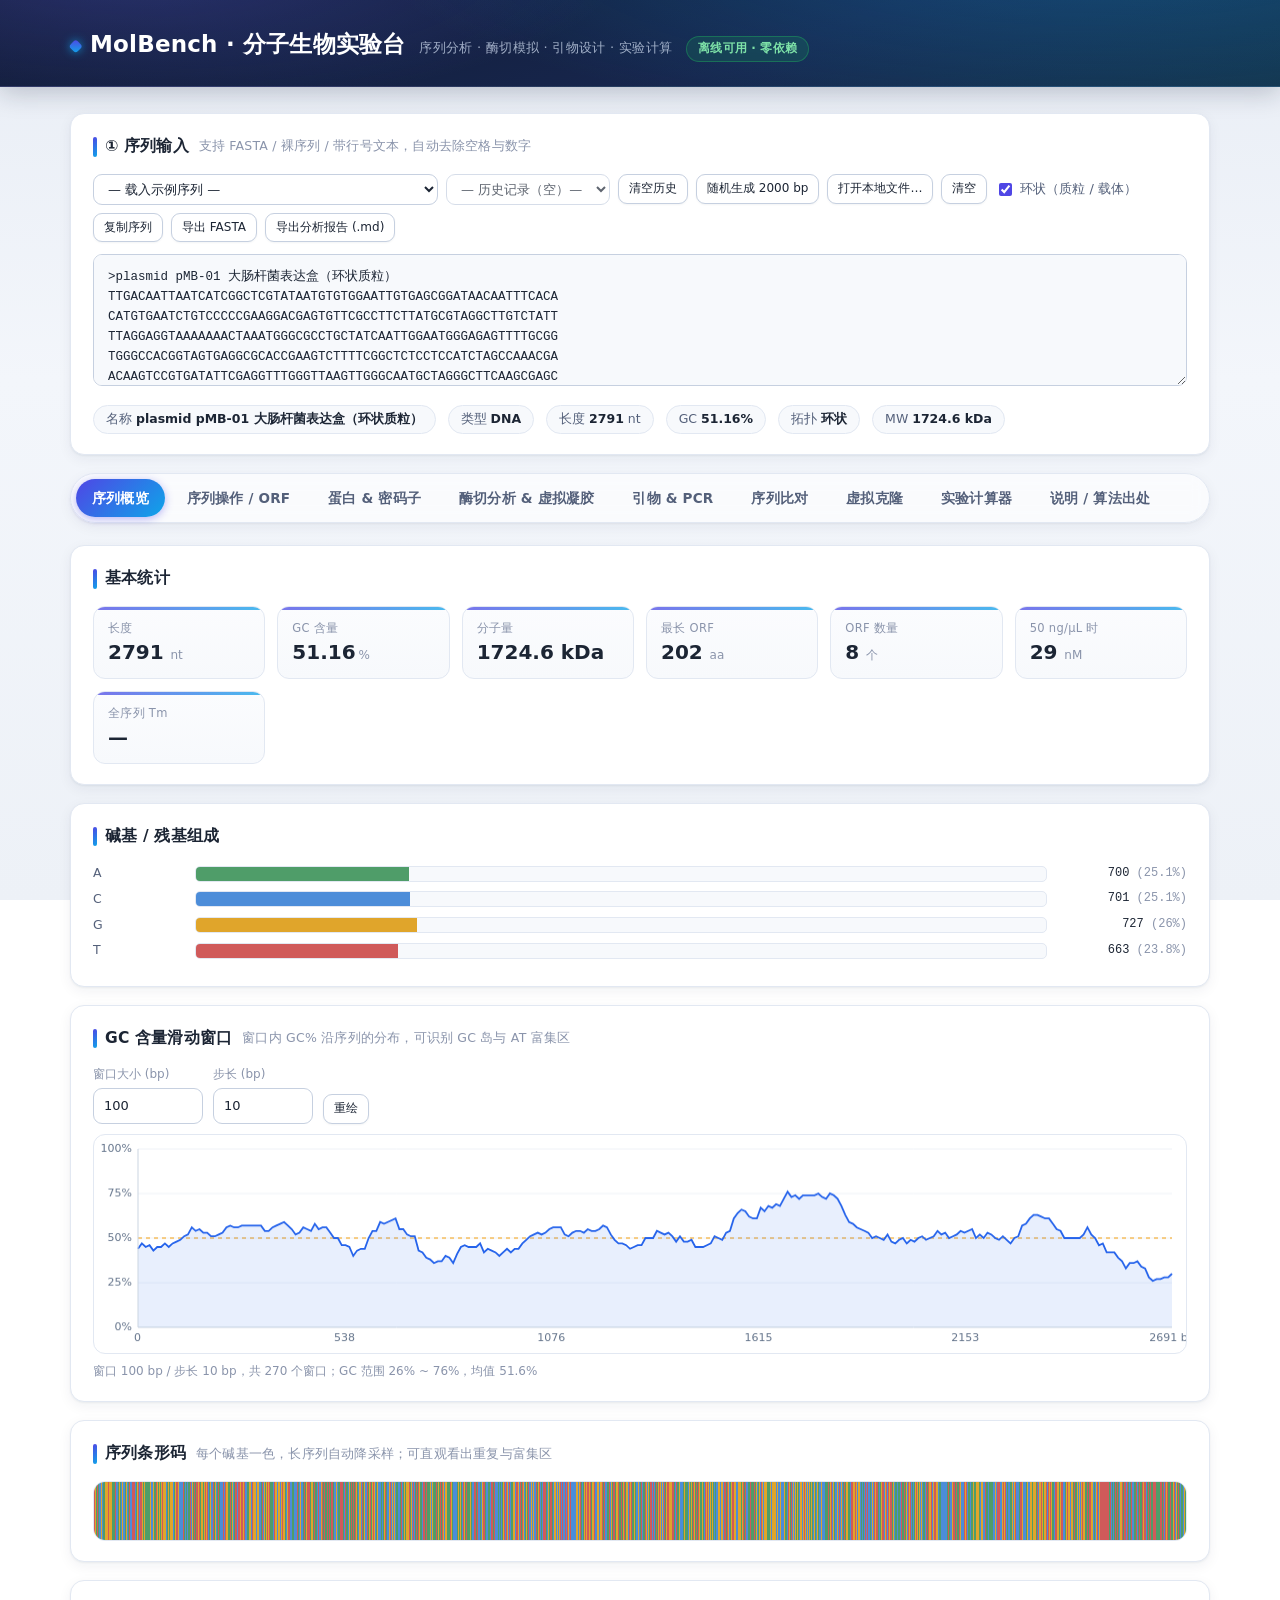
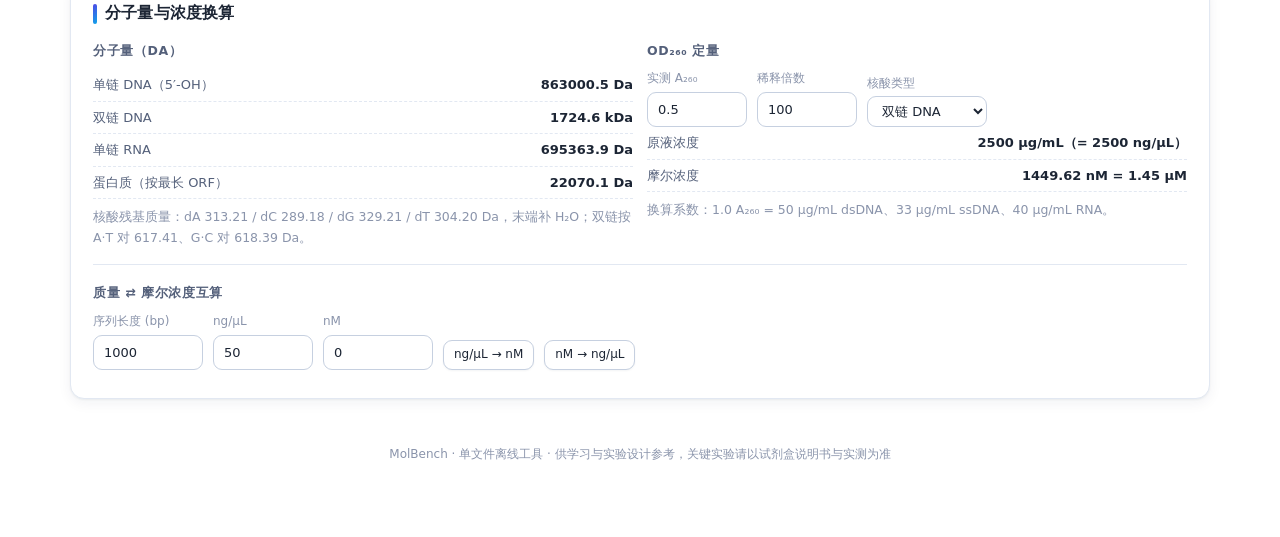
<file: index.html>
<!DOCTYPE html>
<html lang="zh-CN" data-page-node-id="G1SLYU9aQRf4JqUc52iogJ">
<head data-page-node-id="KY9i4DFkiuKCUxe6JgojZm">
<meta charset="UTF-8" data-page-node-id="9W8zcuMrXp07Mnb1F6AYBN">
<meta name="viewport" content="width=device-width, initial-scale=1" data-page-node-id="uMojtcBwQzFcUWUSCCYdwg">
<title>MolBench · 分子生物实验台</title>
<link rel="stylesheet" href="assets/style.css" data-page-node-id="Ebcuj7L4uJHBnxHkbDcTHS">
</head>
<body data-page-node-id="kU89ZjWRWEftnHIJEETggM">

<header class="top" data-page-node-id="OmLXz804Wk14PL5nOkNhTR">
  <div class="wrap" data-page-node-id="Tn4ilJM1LRfcp2lbTdDida">
    <div class="brand" data-page-node-id="Nn4rF3de2WHkzFPgJbI3tB">
      <h1 data-page-node-id="WyftEFz0CmmECvX6cRDvBx">MolBench · 分子生物实验台</h1>
      <span class="sub" data-page-node-id="V6JKfto06Dtt5vozpO4i0N">序列分析 · 酶切模拟 · 引物设计 · 实验计算</span>
      <span class="badge-offline" data-page-node-id="MW3OJSGWM1S4yqenHMQeHi">离线可用 · 零依赖</span>
    </div>
  </div>
</header>

<div class="wrap" data-page-node-id="pVD3ETtboJ7KEj7vIdjfoc">

  <!-- ============ 序列输入区（全局共享） ============ -->
  <div class="card seqbar" data-page-node-id="GQ7EZEPErB8etdqpUsQVGr">
    <h2 data-page-node-id="YytOeu2pIsEGuBzZV45xmk">① 序列输入 <span class="hint" data-page-node-id="WN7vGM2o9p6iCTnxBrtpW3">支持 FASTA / 裸序列 / 带行号文本，自动去除空格与数字</span></h2>
    <div class="seqtools" data-page-node-id="HfrZofwQa83gWq7TsPHsc1">
      <select id="exampleSel" title="加载内置示例" data-page-node-id="3HIEwtcRx9H06PZf31a0Ej">
        <option value="" data-page-node-id="ECa23LMbGg51OC6dYKEg1G">— 载入示例序列 —</option>
      </select>
      <select id="histSel" title="最近使用过的序列（保存在本机浏览器，不会上传）" data-page-node-id="8OE8cx8QSQ7OqTlEBtAxma">
        <option value="" data-page-node-id="hW2HMCIFUm20va7DjQttSF">— 历史记录 —</option>
      </select>
      <button id="btnHistClear" class="small" title="清空本机保存的历史序列" data-page-node-id="17LuEskr4h4l2N5JAWPkA2">清空历史</button>
      <button id="btnDemoRandom" class="small" data-page-node-id="KJt3i6S1HqeBCNuV0gr21d">随机生成 2000 bp</button>
      <button id="btnFile" class="small" data-page-node-id="rRMs5Xk9l2QcF7jJG5Av5U">打开本地文件…</button>
      <button id="btnClear" class="small" data-page-node-id="ywPeUtv4MIsGl3v2PJakny">清空</button>
      <label class="check" title="质粒等闭合环状 DNA 请勾选，酶切片段计算会按环状处理" data-page-node-id="3cJSNJtJJBOLBmzAzx4gWP">
        <input type="checkbox" id="chkCircular" data-page-node-id="Pm1BtEoVQnc9VC3KFLOgoE"> 环状（质粒 / 载体）
      </label>
      <span style="flex:1" data-page-node-id="FDlRTKYFTfDlpHNWGyvmZP"></span>
      <button id="btnCopySeq" class="small" data-page-node-id="J2qUNfQCXJilCZEw9u8HiC">复制序列</button>
      <button id="btnDownloadSeq" class="small" data-page-node-id="h3uEALK7ZfEgpCQWpbkngY">导出 FASTA</button>
      <button id="btnReport" class="small" title="把当前序列的全部分析结果导出为 Markdown，可直接贴进实验记录" data-page-node-id="7Mo967AaNIhWeXB1UiQgdG">导出分析报告 (.md)</button>
    </div>
    <textarea id="seqInput" aria-label="序列输入框" spellcheck="false" placeholder="在此粘贴序列，例如：&#10;>my_gene&#10;ATGGCCATTGTAATGGGCCGCTGAAAGGGTGCCCGATAG...&#10;&#10;也可以直接粘贴裸序列或带行号的文本，程序会自动清洗。"></textarea>
    <div class="seqmeta" id="seqMeta" data-page-node-id="iajttxEYCf0t6JhP9bTTKW"></div>
    <div class="warn" id="seqWarn" data-page-node-id="FPfIiYXtEBt9ZIfZxlmyTN"></div>
    <input type="file" id="fileInput" aria-label="打开本地序列文件" accept=".fa,.fasta,.txt,.seq,.gb,.embl" style="display:none" data-page-node-id="mEquO5HKr3gC2tTD0KeTmt">
  </div>

  <!-- ============ Tabs ============ -->
  <nav class="tabs" id="tabs" data-page-node-id="j9MrwV2aLELCemLmuvgO3k">
    <button data-panel="overview" class="active" data-page-node-id="AfRBOWwXxCec7eiar3dHFu">序列概览</button>
    <button data-panel="seqops" data-page-node-id="i9NDrAsFKOeb5LCxwj5RqY">序列操作 / ORF</button>
    <button data-panel="protein">蛋白 &amp; 密码子</button>
    <button data-panel="digest" data-page-node-id="yoSOmlgFGNQp5RRziO9M8V">酶切分析 &amp; 虚拟凝胶</button>
    <button data-panel="primer" data-page-node-id="rQNFQaS8ztzDfi7i1yPeDA">引物 &amp; PCR</button>
    <button data-panel="align" data-page-node-id="M9UsQJCKDXABP0GtIQniXS">序列比对</button>
    <button data-panel="clone" data-page-node-id="eARpFvJs04Aww2NE2PboMQ">虚拟克隆</button>
    <button data-panel="calc" data-page-node-id="TX5E294f1scGMKrxFVyp4c">实验计算器</button>
    <button data-panel="help" data-page-node-id="JD1H4KhCTPoApkUgenmeY4">说明 / 算法出处</button>
  </nav>

  <!-- ============ 1. 概览 ============ -->
  <section class="panel active" id="panel-overview" data-page-node-id="j4Z8YvIEwUk4q6tGV9W7ES">
    <div class="card" data-page-node-id="1WySioUhFSzivhJFDtgBHW">
      <h2 data-page-node-id="AaZJ6cpbArkzWH2byXJ00U">基本统计</h2>
      <div class="stats" id="ovStats" data-page-node-id="VHSI6Cgr6taVxj9Cu22LaB"></div>
    </div>

    <div class="card" data-page-node-id="xCFwfmPtO6BQbcs5sMNN7n">
      <h2 data-page-node-id="Otde8I1Z5IIB3WBwEPznzM">碱基 / 残基组成</h2>
      <div id="ovComp" data-page-node-id="y7zaSJNl638W9TpZCkLKAR"></div>
    </div>

    <div class="card" data-page-node-id="DceucaCaaXrMM8CD6AyAbF">
      <h2 data-page-node-id="laxSODRuBPxByQuJjMXD72">GC 含量滑动窗口 <span class="hint" data-page-node-id="xMygblCJvcGUpYjYR4t3mG">窗口内 GC% 沿序列的分布，可识别 GC 岛与 AT 富集区</span></h2>
      <div class="row" style="margin-bottom:10px" data-page-node-id="T0cWa5QQMQwW5FrdIkSKSw">
        <div class="field" data-page-node-id="4Ezn3jw9MztKsiV0aJe1gd"><span data-page-node-id="p0UqIIfsWBPK33AJUXdV2m">窗口大小 (bp)</span><input type="number" id="gcWin" value="100" min="5" step="10" style="width:110px" data-page-node-id="8J85nBFHWIutFFRnIgXV6f"></div>
        <div class="field" data-page-node-id="AC83PksorvkwdWva8hr358"><span data-page-node-id="5sUgQUcvVff9xdfFkC8AHZ">步长 (bp)</span><input type="number" id="gcStep" value="10" min="1" step="5" style="width:100px" data-page-node-id="L6DIblYeUIKDVPNeviVVZQ"></div>
        <button id="btnGcRedraw" class="small" data-page-node-id="HyxkFgYd5ZQixlp6h2U7Dx">重绘</button>
      </div>
      <div class="plotbox" data-page-node-id="YyGtqu0YkN8J4HcvxHJZxw"><canvas id="gcCanvas" class="plot" height="220" role="img" aria-label="GC 含量滑动窗口曲线" data-page-node-id="FGmqGgwwqoaWC8lQsiHhuk"></canvas></div>
      <div class="plotcap" id="gcCap" data-page-node-id="Fwyyw8T9edXFYZtZFrzRyy"></div>
    </div>

    <div class="card" data-page-node-id="oBgHVXv8rUWvVlcjoZgESJ">
      <h2 data-page-node-id="c5W6MAiCQSPBfwqlKEnPEG">序列条形码 <span class="hint" data-page-node-id="G8HIDqs2fZjCSDjk1KIHOc">每个碱基一色，长序列自动降采样；可直观看出重复与富集区</span></h2>
      <div class="plotbox" data-page-node-id="1T1WChHhsjdj33enIVFBBj"><canvas id="barCanvas" class="plot" height="60" role="img" aria-label="序列条形码，每个碱基一色" data-page-node-id="oGaTwA4zvfHBzZ68hOTv6N"></canvas></div>
    </div>

    <div class="card" data-page-node-id="TEAAT3rux6G5HoKoEfh54H">
      <h2 data-page-node-id="OVHL2W65IsyqsO85OuoooX">分子量与浓度换算</h2>
      <div class="grid grid-2" data-page-node-id="GDGumTYEKNsQ1XajI5ScXh">
        <div data-page-node-id="uWMzcIEZ2pfsKN7XLrtPwi">
          <div class="section-title" data-page-node-id="2tPQFdDhrsG8us2JDqafNi">分子量（Da）</div>
          <div class="kv" data-page-node-id="Y1wL4kzicuJXWnap4MuCEy"><span class="k" data-page-node-id="vOYf6P4KW23jiumkHoOe5P">单链 DNA（5′-OH）</span><span class="v" id="mwSsDna" data-page-node-id="R4l2yneAb7TYOQF4YMpTHX">—</span></div>
          <div class="kv" data-page-node-id="4dnmYDtggB0cpf0Eu0Tf1Z"><span class="k" data-page-node-id="uDMxMCmBe23QSvUWbFdgUl">双链 DNA</span><span class="v" id="mwDsDna" data-page-node-id="OsF4QkEAAgJT23eHSEOE6L">—</span></div>
          <div class="kv" data-page-node-id="Wav2LUZeGdM89ozRNZuE4t"><span class="k" data-page-node-id="KOScVixcXkE82SCxoMmSBz">单链 RNA</span><span class="v" id="mwRna" data-page-node-id="1L2KvBRBsxoKw2Ug1EfepN">—</span></div>
          <div class="kv" data-page-node-id="Vevlb2gspt7RUbK1ETZl7E"><span class="k" data-page-node-id="HrwkNChmIWPlAbHWq9DNwe">蛋白质（按最长 ORF）</span><span class="v" id="mwProt" data-page-node-id="zlEcriVhQoL1LjWEH55zMf">—</span></div>
          <div class="note" data-page-node-id="Xs7U8WP2CrWq9Fp03hSRxz">核酸残基质量：dA 313.21 / dC 289.18 / dG 329.21 / dT 304.20 Da，末端补 H₂O；双链按 A·T 对 617.41、G·C 对 618.39 Da。</div>
        </div>
        <div data-page-node-id="4GMM4bRYLYU78nqx0lKl90">
          <div class="section-title" data-page-node-id="pvjkN8w2NP0LZsQyhWEVGX">OD₂₆₀ 定量</div>
          <div class="row" data-page-node-id="a5B8Bx8MDvbR8vIsN5pAPV">
            <div class="field" data-page-node-id="mq5ChnmWHcRE7ngZxbUMT9"><span data-page-node-id="k9MpPI6qyTq4dVSDWYtOZD">实测 A₂₆₀</span><input type="number" id="odVal" value="0.5" step="0.01" style="width:100px" data-page-node-id="6wtRDYR35fPfjJ2AbhLckx"></div>
            <div class="field" data-page-node-id="FbH8E8EJMmBjLtthzXoGTV"><span data-page-node-id="f6dlgo8OihB15b6yLx7SO0">稀释倍数</span><input type="number" id="odDil" value="100" step="1" style="width:100px" data-page-node-id="qNh6ms9HfUnFuWq2xXvOgo"></div>
            <div class="field" data-page-node-id="GTsKEVvc9jUacUpjZgHj2d"><span data-page-node-id="R2uVhna6r8CQLoAI0FZFu8">核酸类型</span>
              <select id="odKind" style="width:120px" data-page-node-id="xH8uytFn0ovdR0FGPVB1CO">
                <option value="dsDNA" data-page-node-id="JVi42JxfDxzFOHsadib9gW">双链 DNA</option>
                <option value="ssDNA" data-page-node-id="ppz0MiNQCFq9uQtljlAGVT">单链 DNA</option>
                <option value="ssRNA" data-page-node-id="RMamaJ5m2XZSMOkBd2CShU">RNA</option>
              </select>
            </div>
          </div>
          <div class="kv" data-page-node-id="NAmt5XFN8Jumqdgm3MeQWZ"><span class="k" data-page-node-id="Tz4BnoKV6X4G5sLQDISbGK">原液浓度</span><span class="v" id="odConc" data-page-node-id="xC2yKnasKu8YqpW3rMloqh">—</span></div>
          <div class="kv" data-page-node-id="bsZPLhCLj1P2nksZXSJSEF"><span class="k" data-page-node-id="VBNO8JcEJIyR4fqTtZ4d13">摩尔浓度</span><span class="v" id="odNm" data-page-node-id="Y5iFqQVZTy3w6Y6W8nYL3N">—</span></div>
          <div class="note" data-page-node-id="XzIs7zSf6mLp6Zn51sBBLK">换算系数：1.0 A₂₆₀ = 50 µg/mL dsDNA、33 µg/mL ssDNA、40 µg/mL RNA。</div>
        </div>
      </div>
      <hr class="sep" data-page-node-id="0NGv5ItBO23hVLos8KCNRf">
      <div class="section-title" data-page-node-id="IFUgHnnSWzRpSLC09UWxmq">质量 ⇄ 摩尔浓度互算</div>
      <div class="row" data-page-node-id="CoxW0g76qAfBYsPNGc5V6Z">
        <div class="field" data-page-node-id="Lb8SB2p2CMvbX1f3f3Oap1"><span data-page-node-id="8VcnBYtfZLe3pwvHnXzuRT">序列长度 (bp)</span><input type="number" id="ccLen" value="1000" step="1" style="width:110px" data-page-node-id="bI9LajxnOtsExBfeadDaQG"></div>
        <div class="field" data-page-node-id="TJk5fETd586hbDFkBjjffA"><span data-page-node-id="uLLgrYsR5Cak3CsS0cHmQC">ng/µL</span><input type="number" id="ccNg" value="50" step="0.1" style="width:100px" data-page-node-id="a9ZO93XZNO3ISbFRRf1nm1"></div>
        <div class="field" data-page-node-id="aKRxip06JmiC6mV33o6u5B"><span data-page-node-id="9udfGLZwCXocWinHXEWaXr">nM</span><input type="number" id="ccNm" value="0" step="0.01" style="width:110px" data-page-node-id="HhpffPQjsadSAX4sRG3Xra"></div>
        <button id="btnCcFromNg" class="small" data-page-node-id="H2EESXq65cCqPH3FbSsBbH">ng/µL → nM</button>
        <button id="btnCcFromNm" class="small" data-page-node-id="BgdxsaT1pmVf9lau81XxsI">nM → ng/µL</button>
      </div>
      <div class="note" id="ccOut" data-page-node-id="1ejz9gVH3wvHNnVkM5FVJy"></div>
    </div>
  </section>

  <!-- ============ 2. 序列操作 ============ -->
  <section class="panel" id="panel-seqops" data-page-node-id="vEWzwtFEGrfU6kCtvnKoqK">
    <div class="card" id="featCard" style="display:none" data-page-node-id="ANDi38su3GFGRPrMqDxpHg">
      <h2 data-page-node-id="KIxAHkunkMtBeL2sl1jjdn">序列注释（GenBank Features） <span class="hint" data-page-node-id="rCjGkd5CnxRSZ95quKtw1h">读取自 GenBank 文件的 FEATURES 段，点「查看」提取该区段的序列</span></h2>
      <div class="tablewrap" data-page-node-id="NHMj14J0dRngakONmVqHjk">
        <table class="tbl" id="featTbl" data-page-node-id="pf62jqXlWUrML2sd14BrDa">
          <thead data-page-node-id="ajqwo4DOGhr10hdzdEbVnk"><tr data-page-node-id="GCVg8JT3B0perhDgYzOF4N">
            <th data-page-node-id="bKMYENYNkYncJSTV33HDlz">类型</th><th data-page-node-id="8pJZbZKO86RLGAk31Y6wMt">位置</th><th class="num" data-page-node-id="2ez7ERZxsACgiJmV0LQyaA">区间</th><th data-page-node-id="YeO2bHmh9VqHe8anXaucBL">链</th>
            <th data-page-node-id="XF4R20vvWh5bJNraI8HMjz">基因 / 产物</th><th class="num" data-page-node-id="pZCLwNG2MQr68MS1SEWOKb">长度</th><th data-page-node-id="mTInHZIAKjMFer3cuNWnAD"></th>
          </tr></thead>
          <tbody data-page-node-id="CuZHpz7iiQwZTuYfIrpwjV"></tbody>
        </table>
      </div>
      <div class="section-title" id="featTitle" data-page-node-id="o1EKe4kIn1sX9tAnZ8jWGz">选中注释的序列</div>
      <pre class="seqout" id="featSeq" data-page-node-id="m1X2qEjREYONlhDxPnNGPQ">在上方表格中点击「查看」。</pre>
      <div class="note" id="featNote" data-page-node-id="O0Ear6x5x0j1DCAyfdkW4u"></div>
    </div>

    <div class="card" data-page-node-id="VP1Yn7FfSttmoK8bBj6VAQ">
      <h2 data-page-node-id="cyGbwF8KQDWaP2FT4gR02e">反向互补 / 转录</h2>
      <div class="row" style="margin-bottom:10px" data-page-node-id="FQ6ws88732AG4OrbafFjH8">
        <button id="btnRevComp" data-page-node-id="vgEcc43JYrMXuTaquL57VE">反向互补</button>
        <button id="btnComp" data-page-node-id="VTp9MEChmN3tweIhxl6rSP">互补（不反向）</button>
        <button id="btnRev" data-page-node-id="ByOJmp6dbVRfLPTdBi9mdJ">反向（不互补）</button>
        <button id="btnTranscribe" data-page-node-id="cVBh01g6ejV3gy3mYSmmkf">转录 T→U</button>
        <button id="btnBackTranscribe" data-page-node-id="cgHrd8vaHjLDQWRebC5cPp">逆转录 U→T</button>
        <button id="btnCopyOut" class="small" data-page-node-id="8LXy4ABb8OS2ZTQJaWDpNJ">复制结果</button>
      </div>
      <pre class="seqout" id="opOut" data-page-node-id="YfnRjOwXi4KFGubnI6qreZ">点击上方按钮生成结果。</pre>
    </div>

    <div class="card" data-page-node-id="n5AYLGMp62fFTnPyBCNBSO">
      <h2 data-page-node-id="psK9pDdRToNWluR78uCInf">翻译 <span class="hint" data-page-node-id="numcjLtD4F7r1o2I54BTUh">标准遗传密码表（NCBI table 1）</span></h2>
      <div class="row" style="margin-bottom:10px" data-page-node-id="ETL4Aj1iwqOFxGxQCAvL46">
        <div class="field" data-page-node-id="by66UdV6WKfu8EBAsUfUq3"><span data-page-node-id="zJfLmHYOzUkcwHmD4miJYW">阅读框</span>
          <select id="frameSel" style="width:170px" data-page-node-id="CXa8KqYEInIppXA4yj4G4f">
            <option value="0" data-page-node-id="82XDSlhZTDbBM3hGLhRH4L">+1 正链第 1 框</option>
            <option value="1" data-page-node-id="YJpWZhu421r07QsVmwislX">+2 正链第 2 框</option>
            <option value="2" data-page-node-id="si27rpuHv1MNZTHDordRju">+3 正链第 3 框</option>
            <option value="r0" data-page-node-id="v6OyAN8rNwi7BAXilX1mD1">−1 负链第 1 框</option>
            <option value="r1" data-page-node-id="xSVL5HbxcrFkaNPBAbrOwV">−2 负链第 2 框</option>
            <option value="r2" data-page-node-id="j929BS1jDOuvw9CFijbfwQ">−3 负链第 3 框</option>
          </select>
        </div>
        <button id="btnTranslate" data-page-node-id="FeUZVGgNlzkzpBu54CbpmO">翻译</button>
        <button id="btnCopyProt" class="small" data-page-node-id="EE5h8c0JpRtOVM1LIMAxdz">复制蛋白</button>
      </div>
      <pre class="seqout aa" id="protOut" data-page-node-id="04MbtyR3w203BGOzqTznUv">点击「翻译」生成氨基酸序列。</pre>
    </div>

    <div class="card" data-page-node-id="9P34EHnzfZcGE2KsfpberF">
      <h2 data-page-node-id="s3UZtEmAFlFvautFq2BIol">开放阅读框 ORF <span class="hint" data-page-node-id="PyfjaBDKNtr1qLfzhBZUzt">六框扫描，以 ATG 起始、终止密码子结束</span></h2>
      <div class="row" style="margin-bottom:10px" data-page-node-id="Op4K0BaCI8E9FYRaAzBIGC">
        <div class="field" data-page-node-id="hMbGM7bzSJzd8GiiYt0M6k"><span data-page-node-id="Ht8bkZNEO5QhefhqlaPx02">最小氨基酸长度</span><input type="number" id="orfMinAa" value="60" min="1" step="10" style="width:100px" data-page-node-id="7Lj8LYLf0tvVBeOHaO1PFP"></div>
        <button id="btnFindOrf" class="primary" data-page-node-id="29izqJlMSFDWa8LYfKuQhm">查找 ORF</button>
      </div>
      <div class="tablewrap" style="margin-bottom:12px" data-page-node-id="so7RvGUyvsBjRs7Lv1ed6p">
        <table class="tbl" id="orfTbl" data-page-node-id="EyXIXg8xddSt2tldd6WGYp">
          <thead data-page-node-id="K61abhls7TRFlNXwcQyf4M"><tr data-page-node-id="VwoKoV0qNLUYZX1JqqYvL7">
            <th data-page-node-id="B6MDheaKvLeVcuU6UdYh03">#</th><th data-page-node-id="my6M1k1AjBalAH2tm4N09H">链</th><th data-page-node-id="4QJPiC8iHAwlPGjFsU6sVd">框</th><th class="num" data-page-node-id="eCyS30vPgLOGblQjErPJqQ">区间 (nt)</th>
            <th class="num" data-page-node-id="3pYq8d3KmAXSMV4ifP3hjf">长度 (aa)</th><th data-page-node-id="Xi9HLAthGEo3n2xBEB6B7b">蛋白序列（前 40 aa）</th><th data-page-node-id="KrgzB7ysnHaxtbN3pU35VZ"></th>
          </tr></thead>
          <tbody data-page-node-id="gLgzm7KAxTAiEFAyny7Vj5"></tbody>
        </table>
      </div>
      <div class="section-title" data-page-node-id="OjhPCX2g0JREIxUEzBiHYl">选中 ORF 的序列</div>
      <pre class="seqout aa" id="orfProt" data-page-node-id="9YQziZA3O7ECA8eWebJjZL">在上方表格中点击「查看」。</pre>
      <div class="section-title" data-page-node-id="SadlqoeFR0B0RVu3gdfCNd">对应核酸序列（含终止密码子）</div>
      <pre class="seqout" id="orfNt" data-page-node-id="YCazsqpdtkcGeGy33bAjAw">—</pre>
    </div>
  </section>

  <!-- ============ 2.5 蛋白 & 密码子 ============ -->
  <section class="panel" id="panel-protein">
    <div class="card">
      <h2>蛋白序列来源 <span class="hint">理化性质与密码子优化共用这里的序列；可直接粘贴，也可从当前序列的最长 ORF 提取</span></h2>
      <div class="row" style="margin-bottom:10px">
        <button id="btnProtFromOrf" class="small">提取当前序列最长 ORF 的蛋白</button>
        <button id="btnProtFromSeq" class="small" title="当前序列本身就是蛋白序列时使用">当前序列本身就是蛋白 → 填入</button>
        <button id="btnProtClear" class="small">清空</button>
      </div>
      <div class="field">
        <span>蛋白序列（单字母代码，可带 * 与 FASTA 头）</span>
        <textarea id="protSeq" spellcheck="false" placeholder="如 MKTAYIAKQRQISFVKSHFSRQ…" style="min-height:88px;font-family:var(--mono);font-size:12px;padding:8px 10px;border:1px solid var(--border-strong);border-radius:8px;background:var(--panel-2);resize:vertical"></textarea>
      </div>
      <div class="row" style="margin-top:10px">
        <button id="btnProtAnalyze" class="primary">分析理化性质</button>
      </div>
    </div>

    <div class="card">
      <h2>理化性质 <span class="hint">pI 用 EMBOSS/Bjellqvist pKa 二分求解；不稳定指数 &gt; 40 提示体外不稳定（Guruprasad 1990）</span></h2>
      <div class="stats" id="protStats"><span class="note">尚未分析。</span></div>
      <div class="section-title">残基组成</div>
      <div class="tablewrap" style="max-height:220px">
        <table class="tbl" id="protCompTbl">
          <thead><tr><th>残基</th><th class="num">数量</th><th class="num">占比</th><th>分类</th></tr></thead>
          <tbody></tbody>
        </table>
      </div>
      <div class="note" id="protNote"></div>
    </div>

    <div class="card">
      <h2>密码子优化 · 反向翻译 <span class="hint">按 E. coli K12 高表达偏好密码子逐残基选码，回译校验一致后才显示；并自动扫描优化产物中新出现的常用酶切位点</span></h2>
      <div class="row" style="margin-bottom:10px">
        <button id="btnCodonOpt" class="primary">生成 E. coli 优化序列</button>
        <button id="btnCodonCopy" class="small">复制 DNA</button>
        <button id="btnCodonToInput" class="small">载入为当前序列</button>
      </div>
      <div id="codonOut"><span class="note">尚未生成。</span></div>
      <div class="section-title">优化后的 DNA（5′→3′）</div>
      <pre class="seqout" id="codonDna">—</pre>
      <div class="note">偏好密码子表：F-TTC / L-CTG / I-ATC / V-GTG / S-AGC / P-CCG / T-ACC / A-GCG / Y-TAC / H-CAC / Q-CAG / N-AAC / K-AAA / D-GAC / E-GAA / C-TGC / R-CGT / G-GGC。真实项目建议再结合 CAI 与 mRNA 二级结构做二次筛选。</div>
    </div>
  </section>

  <!-- ============ 3. 酶切 ============ -->
  <section class="panel" id="panel-digest" data-page-node-id="jGmRG5LHOjT9GsCGwS6YCD">
    <div class="card" data-page-node-id="e679v7ALBnBE87DSeUSFWl">
      <h2 data-page-node-id="0jihV7kCQyPUsPMlOVvjxQ">选择限制性内切酶 <span class="hint" data-page-node-id="x3DtDEqGQwa14653CmKOyM">共 51 种常用酶，支持简并位点（如 AvaI C^YCGRG）</span></h2>
      <div class="row" style="margin-bottom:10px" data-page-node-id="3EFfGu5QOEmfTMivDiEA92">
        <div class="field" data-page-node-id="HY5ZQacBeyxkxCD0AM0COz"><span data-page-node-id="tkrmh5AAj8zFnBVM0sHzTh">搜索酶名 / 位点</span><input type="text" id="enzSearch" placeholder="如 EcoRI、GGATCC" style="width:200px" data-page-node-id="cz35WtEGb1yxPPecpjMoLm"></div>
        <div class="quick" data-page-node-id="Jf4IGFHMKF8yzIYFu6K1ov">
          <button class="small" data-quick="common" data-page-node-id="edxis2LmRET4wgvNLHscmK">常用 8 种</button>
          <button class="small" data-quick="mcs" data-page-node-id="5MVtt8k2TTSyU0hiZeDtJI">pUC19 MCS</button>
          <button class="small" data-quick="zero" data-page-node-id="OiD2zFw238iNC2k6QDo7bG">切点数为 0 的酶</button>
          <button class="small" data-quick="single" data-page-node-id="YB5CiIjCzC9F6JDor7qTSe">单切点酶</button>
          <button class="small" data-quick="none" data-page-node-id="CqDb5vWdiue1BZPX7h5fcC">清空选择</button>
        </div>
      </div>
      <div class="enzyme-list" id="enzList" data-page-node-id="vddfgw63gu0V8O5B51EwrV"></div>
    </div>

    <div class="card" data-page-node-id="8h4XmcBqH8d1pHvYGT0upv">
      <h2 data-page-node-id="aSTqJDKGGHFLopkJGxp3i0">酶切位点线性图谱 <span class="hint" data-page-node-id="PjuAAfwGzrRBDrycIS0dNn">横轴为序列，竖线为切点（按酶着色），下方为 ORF 轨道；鼠标悬停切点看详情</span></h2>
      <div class="plotbox" data-page-node-id="VEmcsvnSwJuDESMQWmAhxz"><canvas id="mapCanvas" class="plot" height="130" role="img" aria-label="酶切位点线性图谱，含 ORF 轨道" data-page-node-id="Ms1MsOCcXKFKZgAOTpluvT"></canvas></div>
      <div class="plotcap" id="mapCap" data-page-node-id="HCSCdlAJau45rVuOGGjAD4"></div>
    </div>

    <div class="card" data-page-node-id="HZLot8gMFQSZB77XC7DaVa">
      <h2 data-page-node-id="a6VKEhTZle1OMicRLynSEk">切点定位</h2>
      <div class="tablewrap" data-page-node-id="3aMWIrP5GVFvnowuNm1re7">
        <table class="tbl" id="siteTbl" data-page-node-id="QBu4sSFMVwt92Tk9t7QWXD">
          <thead data-page-node-id="1yUkjCb27t1I9jZqmUPajr"><tr data-page-node-id="rskYi3waJXc6HIjDlIQFgH">
            <th data-page-node-id="cyCAvGEcVg3VVEKIMZTgVD">酶</th><th data-page-node-id="pMPj8l7JJB5m4kKYt8A8UP">识别序列</th><th class="num" data-page-node-id="M0uskcNwUCRryyH8WAn2DU">识别起点</th><th class="num" data-page-node-id="2EAEiQJJMIpGl3twP03Nql">切割位置</th>
            <th data-page-node-id="3MVVpAt91kV7w9cyBVzgSX">位点序列</th><th data-page-node-id="a2kgFREIyCjdhacJ4EnAaM">末端</th>
          </tr></thead>
          <tbody data-page-node-id="nTWx2IMxNNKbsgDDCAy624"></tbody>
        </table>
      </div>
      <div class="note" data-page-node-id="osK7v6Eccl6PUBuZT5vfAg">切割位置＝切口前的碱基数（1-based 计法：切在第 n 与 n+1 位之间）。</div>
    </div>

    <div class="card" data-page-node-id="7FSDvCiOhCP8gxUROT8iFx">
      <h2 data-page-node-id="kpE3I42bhJ8vKgYhs0CC4V">酶切片段 <span class="hint" id="digestModeHint" data-page-node-id="cFerKAicFNaUnapMIlc7y5"></span></h2>
      <div class="tablewrap" style="margin-bottom:12px" data-page-node-id="szUk837YGj3Sm9J7GAiJFv">
        <table class="tbl" id="fragTbl" data-page-node-id="6rl3BG0buNiUUN1HEOOgAH">
          <thead data-page-node-id="NbqnXjJTx9cTEAvWZbxoFO"><tr data-page-node-id="325Y0HvBQnOSMuhXFw4CMt">
            <th class="num" data-page-node-id="vQ7azVo7OvOQ3QkEWMqdKm">#</th><th class="num" data-page-node-id="Sz4enEGIesEf4dFzvaATlb">长度 (bp)</th><th class="num" data-page-node-id="7skDRfc0knnXtNYJZHAaaC">占比</th>
            <th class="num" data-page-node-id="WN3pGqG68qN73ppqeuwDHP">预计 1% 琼脂糖迁移距离</th><th data-page-node-id="ZN6Xjeh2WprSjHC7Z6c6fI">条带预估</th>
          </tr></thead>
          <tbody data-page-node-id="ycvXbIWn0kRiraJGZCYjEF"></tbody>
        </table>
      </div>
      <div class="note" id="fragSummary" data-page-node-id="cxxcV7g1jtFBLSyyWNSQRV"></div>
    </div>

    <div class="card" id="plasmidCard" style="display:none" data-page-node-id="JbJcrB1xOpI7rYvMO7KeMc">
      <h2 data-page-node-id="kYUvtyL2yObjRCbEL7EC37">质粒环形图谱 <span class="hint" data-page-node-id="XnBpIuKsfmAzonMbrNkOib">外圈为序列与刻度，径向刻度为酶切位点（按酶着色），内圈为 ORF（正链在外 / 负链在内）</span></h2>
      <div class="plotbox" data-page-node-id="Mi3mzNGjzAOVhqN1KfxFQQ"><canvas id="plasmidCanvas" class="plot" height="560" role="img" aria-label="质粒环形图谱，含酶切位点与 ORF" data-page-node-id="p22xWCXNgRYIoWcBwYhpc6"></canvas></div>
      <div class="plotcap" id="plasmidCap" data-page-node-id="Hugz6sl6b59i4jSlRUOG7n"></div>
    </div>

    <div class="card" data-page-node-id="t6PSmQ7mvkDIzzCrY5jDtA">
      <h2 data-page-node-id="UWsKduXxUkODZ1JKHCAes3">虚拟琼脂糖凝胶 <span class="hint" data-page-node-id="jYvVhTP2zouw16oCt2v6mc">按 log₁₀(片段长度) 反比迁移，条带亮度按片段质量分配</span></h2>
      <div class="row" style="margin-bottom:10px" data-page-node-id="8dC00SGx8rSF7O1PW6LR5l">
        <div class="field" data-page-node-id="KxVDYg9qCQPCz9f2noHWro"><span data-page-node-id="cZm1cmNyqOawOoiwiuA2tD">凝胶浓度</span>
          <select id="gelPct" style="width:150px" data-page-node-id="X4pWGHC4UmIXTR3jGdsjXs">
            <option value="0.7" data-page-node-id="SZtBHO6Csl9y89BCPFWm97">0.7% 琼脂糖</option>
            <option value="1" selected data-page-node-id="vj7BZfo1BEOSXBOtASxH6E">1.0% 琼脂糖</option>
            <option value="1.5" data-page-node-id="5VK9Ewd2nJxAKeELipH0vf">1.5% 琼脂糖</option>
            <option value="2" data-page-node-id="1r7HXNuaXZuvneWVpK035C">2.0% 琼脂糖</option>
          </select>
        </div>
        <label class="check" data-page-node-id="ejs9pqte1J1zzy4SWalVF8"><input type="checkbox" id="gelPerEnzyme" checked data-page-node-id="J0s5qhFiN8ihxhRv2GJZqA"> 每个酶单独一条泳道</label>
        <label class="check" data-page-node-id="V3Oo0ZtBGLafmdquWLP0YE"><input type="checkbox" id="gelLabel" checked data-page-node-id="SsLfbFwDUimHC23yCifLTk"> 标注片段大小</label>
        <button id="btnGelPng" class="small" data-page-node-id="JNOvyvZ7JqgAbxOLsI6p5V">保存为 PNG</button>
      </div>
      <div class="plotbox" data-page-node-id="eNGrt2dYZMHCrz1gYaH1Xa"><canvas id="gelCanvas" class="plot" height="440" role="img" aria-label="虚拟琼脂糖凝胶电泳图" data-page-node-id="eQD8ISQuypl0qZI1bJOHit"></canvas></div>
      <div class="plotcap" data-page-node-id="7J1O0MlhwNfQsd1E3IDRJ6">泳道 1 为 DNA Ladder 参照；贴顶的淡带＝片段过大未进入分离范围，贴底的淡带＝已跑出胶外，此时应改用更低或更高浓度的琼脂糖。<b data-page-node-id="GjMU68JvbLbMSfjNEjMnhG">未酶切的环状质粒</b>在胶上呈三条带：<b data-page-node-id="gFlTVDq61vdoYOYrJT982q">SC</b> 超螺旋（跑得最快）、<b data-page-node-id="RwQoiTyb25M5vq8WlkFEHT">LIN</b> 线性、<b data-page-node-id="KgXA2y816AJX4sF5HRIE4k">OC</b> 开环/切口（最慢），图中按经验系数折算其表观迁移位置。实际迁移率仍受电泳条件与染料影响，仅供判断。</div>
    </div>

    <div class="card">
      <h2>Motif / 模式搜索 <span class="hint">支持 IUPAC 简并碱基（如 R=A/G、Y=C/T、N=任意），找启动子、RBS、polyA 信号等任意模式，环状序列自动识别跨接缝命中</span></h2>
      <div class="row" style="margin-bottom:10px">
        <div class="field"><span>模式（IUPAC）</span><input type="text" id="motifPat" placeholder="如 AATAAA" style="width:220px;font-family:var(--mono)"></div>
        <div class="field"><span>常用预设</span>
          <select id="motifPreset" style="width:250px">
            <option value="">— 选择预设 —</option>
            <option value="TATAAT">-10 区（Pribnow box）TATAAT</option>
            <option value="TTGACA">-35 区 TTGACA</option>
            <option value="AGGAGG">RBS（Shine-Dalgarno）AGGAGG</option>
            <option value="AATAAA">polyA 加尾信号 AATAAA</option>
            <option value="GCCACC">Kozak 核心 GCCACC</option>
            <option value="AAGCTT">HindIII 位点 AAGCTT</option>
            <option value="GTYRAC">简并示例 GTYRAC</option>
          </select>
        </div>
        <label class="check"><input type="checkbox" id="motifBoth" checked> 同时搜索负链</label>
        <button id="btnMotif" class="primary">搜索</button>
      </div>
      <div class="tablewrap">
        <table class="tbl" id="motifTbl">
          <thead><tr><th class="num">#</th><th class="num">位置（1-based）</th><th>链</th><th>命中序列</th></tr></thead>
          <tbody></tbody>
        </table>
      </div>
      <div class="note" id="motifOut">模式可含简并碱基：R Y S W K M B D H V N。命中数过多时仅显示前 500 条。</div>
    </div>

    <div class="card">
      <h2>双酶切兼容性速查 <span class="hint">挑两个酶，立刻看到各自切点数、末端形态、是否同尾兼容、联合酶切片段——双酶切克隆选酶不再靠翻表</span></h2>
      <div class="row" style="margin-bottom:10px">
        <div class="field"><span>酶 A</span><select id="ddEnzA" style="min-width:190px"></select></div>
        <div class="field"><span>酶 B</span><select id="ddEnzB" style="min-width:190px"></select></div>
        <button id="btnDD" class="primary">比较</button>
      </div>
      <div id="ddOut"><span class="note">尚未比较。</span></div>
    </div>
  </section>

  <!-- ============ 4. 引物 ============ -->
  <section class="panel" id="panel-primer" data-page-node-id="SOUbRy15sJ8gGuV51YpgPA">
    <div class="card" data-page-node-id="fB3mBnOlnMIozt7FBAM1Na">
      <h2 data-page-node-id="ePSnSYvgXc6C0BeIL9WLIE">自动引物设计 <span class="hint" data-page-node-id="2lTk83sWRsClRb3zIyOnrF">在目标区域两端搜索候选引物，按 Tm / GC / 二级结构 / 模板唯一性打分排序，点「使用」填入下方</span></h2>
      <div class="row" data-page-node-id="ghXvXyvvU0kC979OHdn6Oo">
        <div class="field" data-page-node-id="t69Xh2aAoK6lTkPOSyudpE"><span data-page-node-id="S8kN5K6t0dNUg0HPH5Zwqt">目标区域起点</span><input type="number" id="dzStart" value="1" min="1" style="width:96px" data-page-node-id="Dj9TNGHNEkJ9iMFD4Xo81U"></div>
        <div class="field" data-page-node-id="OarLX0LP3ELYLrIOtsBDZp"><span data-page-node-id="ouSAsqZeLmAiQsMStj2knm">目标区域终点</span><input type="number" id="dzEnd" value="" placeholder="默认全长" style="width:110px" data-page-node-id="clLMntgUd8yfaM89di5AQ7"></div>
        <div class="field" data-page-node-id="cd19MVSLNwJbcbkhqfVrGV"><span data-page-node-id="Zsx0Vx5Phm7qu58VgaOkxt">引物长度 (nt)</span><input type="number" id="dzMinLen" value="18" min="15" style="width:70px" data-page-node-id="oP5PcEh46fqsn7w5zRfNx5"> – <input type="number" id="dzMaxLen" value="27" max="40" style="width:70px" data-page-node-id="xZ7rMWRrlbCu2u7JzLmb4z"></div>
        <div class="field" data-page-node-id="Toi0jeLLeBtbV86oeNDsVu"><span data-page-node-id="9zneIex8VAGfTJQeqhXhRm">Tm 范围 (°C)</span><input type="number" id="dzMinTm" value="55" style="width:70px" data-page-node-id="KV5rPAXkJRQGcRsPKLsQtI"> – <input type="number" id="dzMaxTm" value="65" style="width:70px" data-page-node-id="cpB4jjr94CMJS8EQLXoJwC"></div>
        <div class="field" data-page-node-id="due5DSWCOHX8LXwgsivsG6"><span data-page-node-id="b7nNTppsCyQMLcA463It0v">GC% 范围</span><input type="number" id="dzMinGc" value="40" style="width:70px" data-page-node-id="hjejOyyXdXCPSIHfO64Eqj"> – <input type="number" id="dzMaxGc" value="60" style="width:70px" data-page-node-id="PzuEhcwNa9oeorz5iqhgEU"></div>
        <div class="field" data-page-node-id="pNBsalbqVYOIXrWv6iQXGs"><span data-page-node-id="fu0nD22EB5A6DB2FZ7rafx">产物上限 (bp)</span><input type="number" id="dzMaxProd" value="4000" style="width:100px" data-page-node-id="X4dSFjXnK6T0I48eh8Rm7Y"></div>
        <button id="btnDesign" class="primary" data-page-node-id="HUCecUmKxYVhHGxEmgbz0b">设计引物</button>
      </div>
      <div class="tablewrap" style="margin-top:12px" data-page-node-id="SvWJYK7dscP74ZoPVCUbBB">
        <table class="tbl" id="dzTbl" data-page-node-id="MstEcOBCA8CBp3rXyWQLKb">
          <thead data-page-node-id="kCZb0kC3cE6vPPTRUPdPGo"><tr data-page-node-id="Bj19V9fLFEpflUfdwUYoXB">
            <th class="num" data-page-node-id="xor7q62pj3Ccxwu0L0EprL">#</th><th data-page-node-id="EWGgZzoxwGqmP0vlMyaBrG">正向引物 (5′→3′)</th><th data-page-node-id="1oOrQ8wynEoxZ3WG5GBJZz">反向引物 (5′→3′)</th>
            <th class="num" data-page-node-id="XAAnVRmAtJYJvrqD6mlGjH">产物 (bp)</th><th class="num" data-page-node-id="ZAHFkSFFdEHBIDT3dbyA7N">Tm F / R (°C)</th>
            <th class="num" data-page-node-id="zch3D8WhCCdnPJQyxB0cx0">引物 GC% F / R</th><th class="num" data-page-node-id="GvR2J5kcEo7takpQaXQCbL">模板局部 GC%</th>
            <th class="num" data-page-node-id="KHPf8pmcHrvsQEVXRIIjrW">交叉 ΔG</th><th class="num" data-page-node-id="atHsrPW0d0P7tllQbE6K9G">评分</th><th data-page-node-id="WqnxDlbIyfDYZEmQORHCHv"></th>
          </tr></thead>
          <tbody data-page-node-id="pTPQYJBuemBgWLPJoXN5da"></tbody>
        </table>
      </div>
      <div class="note" id="dzOut" data-page-node-id="NjwgRcWsn60DlAmeQc31LU">留空「目标区域终点」则默认使用整条序列：正向引物取自开头，反向引物取自结尾。</div>
    </div>

    <div class="card">
      <h2>定点突变引物 <span class="hint">Q5® SDM 型设计：突变放在正向引物 5′ 端，两条引物 5′ 端背靠背，PCR 扩增整个载体后经 KLD（激酶-连接酶-DpnI）处理即得突变质粒</span></h2>
      <div class="row" style="margin-bottom:10px">
        <div class="field"><span>突变起点（1-based）</span><input type="number" id="mutPos" value="" placeholder="如 750" min="1" style="width:100px"></div>
        <div class="field"><span>被替换碱基数</span><input type="number" id="mutOld" value="1" min="0" style="width:90px"></div>
        <div class="field"><span>替换为（留空＝缺失）</span><input type="text" id="mutNew" placeholder="如 G" style="width:130px;font-family:var(--mono)"></div>
        <div class="field"><span>退火区目标 Tm (°C)</span><input type="number" id="mutTm" value="62" step="1" style="width:90px"></div>
        <button id="btnMut" class="primary">设计突变引物</button>
      </div>
      <div id="mutOut"><span class="note">在上方全局序列输入区放入模板（质粒请勾选「环状」），然后指定突变。支持点突变、连续替换、插入与缺失。</span></div>
      <div class="row" style="margin-top:8px">
        <button id="btnMutToPrimers" class="small">填入下方引物输入框</button>
      </div>
    </div>

    <div class="card" data-page-node-id="usD7rUOeqM7zE5fL9vYNSJ">
      <h2 data-page-node-id="uQouCccPL82BVH4b3MteFq">引物输入</h2>
      <div class="grid grid-2" data-page-node-id="FeDDJf2kbBMzbC69Y00BOU">
        <div class="field" data-page-node-id="LigDVIkgQiCPwOdf236bXa">
          <span data-page-node-id="ncVYij9votjXNOqfXpMxf8">正向引物 (5′→3′)</span>
          <input type="text" id="prFwd" placeholder="如 GTAAAACGACGGCCAGT" style="font-family:var(--mono)" data-page-node-id="cHofAWKyY4Auz9vJyTg0nl">
        </div>
        <div class="field" data-page-node-id="82HqEOC6Nh84fIHkzZxOAb">
          <span data-page-node-id="doQ5wleCYB00txbIu3ikNT">反向引物 (5′→3′)</span>
          <input type="text" id="prRev" placeholder="如 CAGGAAACAGCTATGAC" style="font-family:var(--mono)" data-page-node-id="tBJzpJWkrMAKS6ysRFtiOQ">
        </div>
      </div>
      <div class="row" style="margin-top:12px" data-page-node-id="icr8BQzndzh8Bv6ckDXMIf">
        <div class="field" data-page-node-id="mPxJMu10DksqcLrIrnjftn"><span data-page-node-id="XangM9y1TPAwiDm7UA5vT6">引物总浓度 (nM)</span><input type="number" id="prConc" value="500" step="50" style="width:100px" data-page-node-id="C90kz7AAwfjYcMFoe62dkt"></div>
        <div class="field" data-page-node-id="93BrUUFoA7vPqI3BbNRHJA"><span data-page-node-id="5s5KUg0nznFwKP5pasVECx">Na⁺ (mM)</span><input type="number" id="prNa" value="50" step="5" style="width:90px" data-page-node-id="qcUVkFJW6BHaHqQpV5TmUd"></div>
        <div class="field" data-page-node-id="ulUK0n4EoBgC1YkaKaXIoa"><span data-page-node-id="HLAGRExiIyYZscaLQtmJMD">Mg²⁺ (mM)</span><input type="number" id="prMg" value="1.5" step="0.5" style="width:90px" data-page-node-id="5E39TgZIaTBkimbO0f7JNI"></div>
        <div class="field" data-page-node-id="E5Bt94tWF7LrdUtFT7meu4"><span data-page-node-id="Ei8sCpsgRb85ZiaZIeAGuZ">dNTP (mM)</span><input type="number" id="prDntp" value="0.2" step="0.05" style="width:90px" data-page-node-id="dsD6HQ2CwBV4lbO9YqW7G2"></div>
        <button id="btnPrimer" class="primary" data-page-node-id="5ASJJ4TSTh9oQr1Xyc6bd9">分析引物</button>
        <button id="btnPickFromTpl" class="small" data-page-node-id="8rWuY5emb0FqQupAs7AvCf">从模板自动挑一对引物</button>
      </div>
    </div>

    <div class="card" data-page-node-id="bAYu8baCNd2CfWE3HWcZ8k">
      <h2 data-page-node-id="c32iAdvYuZGXjladvS6mbs">引物参数</h2>
      <div class="tablewrap" data-page-node-id="T2rbbYNDdhTsVzm5VVFWEV">
        <table class="tbl" id="prTbl" data-page-node-id="AQqpEAdfUs1hEOhUnUt4Qr">
          <thead data-page-node-id="dAKINrEp8bb4I58irwwqXn"><tr data-page-node-id="QYKGmdG4yYRdrxoN25SWNR">
            <th data-page-node-id="Kbz5xhkaPIV8eVkLxngGx4">引物</th><th class="num" data-page-node-id="hE8tPHZLJjGt2Wq1hNzRrM">长度</th><th class="num" data-page-node-id="ZHLFfOYF6Aj80OewwKA1DA">GC%</th>
            <th class="num" data-page-node-id="GQH4nx54xkBHhdon6l8mkq">Tm 最近邻</th><th class="num" data-page-node-id="VRk3w6j2O3d4MiMdxGJEyD">Tm GC 式</th><th class="num" data-page-node-id="8iVYbJGUbdmIifG9B9TiZn">Tm Wallace</th>
            <th class="num" data-page-node-id="3CrZnUUkMznANA1iPdKywL">MW (Da)</th><th data-page-node-id="oObymz3ZQMABOCiFoVAcJ1">3′ 端</th><th data-page-node-id="tHj9CtkSjvS4wTki5gMlJj">GC 夹</th>
          </tr></thead>
          <tbody data-page-node-id="8Q6GF8uTGQu0f6PDcJ1Kpx"></tbody>
        </table>
      </div>
      <div class="note" data-page-node-id="n5ctWWsuUNvR4ETdFvB4wL">最近邻法采用 SantaLucia (1998) 统一参数 + Owczarzy (2004) 盐校正，是设计引物时推荐采用的 Tm；Wallace 规则仅适用于 &lt;14 nt 的短寡核苷酸。</div>
    </div>

    <div class="card" data-page-node-id="qWMW3s5qOm4N1HzRF8IKw5">
      <h2 data-page-node-id="VFIEwSWgFrH4SaHZY55KVn">二级结构与非特异风险</h2>
      <div id="prRisk" data-page-node-id="7Pr90mS5bdkec0dGanwElq"></div>
    </div>

    <div class="card" data-page-node-id="7tIJCNPVBpD3AlgaxNsiL6">
      <h2 data-page-node-id="Im53POjnxOxzw1yY1cxRDV">PCR 产物预测</h2>
      <div id="pcrOut" data-page-node-id="lmCQnvgzrwEMR5a5qncThQ"></div>
      <div class="section-title" data-page-node-id="SC825Dau55GhJiSwhPisgI">产物序列</div>
      <pre class="seqout" id="pcrSeq" data-page-node-id="OlbpENJvHDX4REY0f7NIOQ">—</pre>
      <div class="row" style="margin-top:8px" data-page-node-id="1u3cnUFrCVAsoHE73oTsC7">
        <button id="btnCopyPcr" class="small" data-page-node-id="jDawrjOZCzvx4ApKgFB4vH">复制产物</button>
        <button id="btnPcrToInput" class="small" data-page-node-id="arcxPL2bZLsPV5B26LL1UP">产物载入为当前序列</button>
      </div>
    </div>

    <div class="card" data-page-node-id="8cYSF3c8px4xe6msFEtPzL">
      <h2 data-page-node-id="5A1yi9K3RZxjhLi7eKFZZp">推荐 PCR 程序</h2>
      <div id="pcrProgram" data-page-node-id="GyQevA3uZr3X1khB0I82cG"></div>
    </div>
  </section>

  <!-- ============ 序列比对 ============ -->
  <section class="panel" id="panel-align" data-page-node-id="OXuBz2dFdhpAkql1nQHODP">
    <div class="card" data-page-node-id="eHHYjBLXukg9PLlM5F9Us9">
      <h2 data-page-node-id="3d5WY8FWLfnvkXI1b9RxuM">双序列全局比对 <span class="hint" data-page-node-id="uD8nkpMJ29aIa6si9bickG">Needleman-Wunsch 全局比对，线性 gap 罚分；用于核对测序结果与参考序列</span></h2>
      <div class="grid grid-2" data-page-node-id="uBKr7L44oHj2FpyQ59bl2F">
        <div class="field" data-page-node-id="NQJuogvnuInaa9fY0k0tQb"><span data-page-node-id="7xC13ctSSkYd68FYFVQQht">序列 A（参考序列）</span>
          <textarea id="alnA" spellcheck="false" placeholder="粘贴参考序列" style="min-height:120px;font-family:var(--mono);font-size:12px;padding:8px 10px;border:1px solid var(--border-strong);border-radius:8px;background:var(--panel-2);resize:vertical"></textarea>
        </div>
        <div class="field" data-page-node-id="xSt7ccbVYf4XVrGuPfpVaK"><span data-page-node-id="ACTTGP87B8oD6M3KPYG7hP">序列 B（待比较，如测序结果）</span>
          <textarea id="alnB" spellcheck="false" placeholder="粘贴待比较序列" style="min-height:120px;font-family:var(--mono);font-size:12px;padding:8px 10px;border:1px solid var(--border-strong);border-radius:8px;background:var(--panel-2);resize:vertical"></textarea>
        </div>
      </div>
      <div class="row" style="margin-top:12px" data-page-node-id="3eKDoJThN0T4dt6pSuyCHK">
        <button id="btnAlnFillA" class="small" data-page-node-id="KvZOF4UMVP97UjGSGO2WLS">当前序列 → A</button>
        <button id="btnAlnFillB" class="small" data-page-node-id="9LZUOzh6lcBB6tQrqvlQOD">当前序列 → B</button>
        <button id="btnAlnSwap" class="small" data-page-node-id="UrArWDuJ8LqBPPjEVJp0ZJ">交换 A ⇄ B</button>
        <button id="btnAlnDemo" class="small" data-page-node-id="0yWDPhFPQMiGCtAPyB5sFF">载入演示对</button>
        <button id="btnAlnMultiDemo" class="small" data-page-node-id="FCsaG8N0sbFKv2A1xpKtLb">载入多序列演示</button>
        <div class="field" data-page-node-id="mYMONuoDRFdumDQCFFK4Da"><span data-page-node-id="yg55DCoyOHQkIqTetjYwXq">匹配</span><input type="number" id="alnMatch" value="2" step="1" style="width:70px" data-page-node-id="qaolavhal8uslQCj3iCWMr"></div>
        <div class="field" data-page-node-id="lMmrrm7hBBwFpFea0OzzGB"><span data-page-node-id="QYiTtNoEIt64GNPuxUD67m">错配</span><input type="number" id="alnMis" value="-1" step="1" style="width:70px" data-page-node-id="Z30tjAP0aRA7NySt3HutD2"></div>
        <div class="field" data-page-node-id="PfWqsYiaGkYLjsylUMAQvj"><span data-page-node-id="1qGfFAke8Xr66R9G9iapjh">gap</span><input type="number" id="alnGap" value="-2" step="1" style="width:70px" data-page-node-id="VL37GjlbuQwezqMuESa2Hq"></div>
        <button id="btnAlign" class="primary" data-page-node-id="j4WfIhza59wKJHyphKA6uo">开始比对</button>
      </div>
      <div class="note" data-page-node-id="WWVt4OMCU38D43e7coyKum">
        两条序列走双序列全局比对；<b data-page-node-id="rDuHnr8eAez6jqk7iO7L5l">把 3 条以上序列（或含多条 FASTA 记录）一起贴进 A 框，会自动切换为多序列比对</b>，
        以「|」标出所有序列完全一致的列。
        序列首尾若有未比对的悬垂会以 gap 形式计入，比对扩增产物时建议先截齐两端。
      </div>
    </div>

    <div class="card" data-page-node-id="GXskvlA14PmATeG7KjTELp">
      <h2 data-page-node-id="Tfpt2oHOP7kuDN2gVgShRv">比对结果</h2>
      <div id="alnStats" data-page-node-id="ukXCXdQPh4znHETrYq0vrQ"><span class="note" data-page-node-id="clVI99bhKCOlZCrq2xyQKc">尚未比对。</span></div>
      <div class="section-title" data-page-node-id="vzASCNRiolAPjkl4FFFN2c">比对视图（每 60 列一行，中缀 <code class="inline" data-page-node-id="414oZxhKCs6jMqoQQK53g0">|</code> 表示一致）</div>
      <pre class="seqout" id="alnOut" style="max-height:520px" data-page-node-id="FRX7YCY0JHPRKvrAAbZdnQ">—</pre>
    </div>
  </section>

  <!-- ============ 虚拟克隆 ============ -->
  <section class="panel" id="panel-clone" data-page-node-id="iZmecKaREKlE5yNZCHatif">
    <div class="card" data-page-node-id="5GnT2k6X2ZQPlTWxdnulNk">
      <h2 data-page-node-id="qXEFhWZgZZLy7jWFEWEdWP">虚拟克隆 <span class="hint" data-page-node-id="jBXLi07suhdqgCEA1KUeXG">载体与插入片段分别酶切 → 各选一段 → 检查黏端是否互补 → 得到重组序列</span></h2>
      <div class="grid grid-2" data-page-node-id="EZNvG9WaP7ZWOUSN5XTp4z">
        <div class="field" data-page-node-id="k7vxZTFXjGWiXbO9W1qMxW">
          <span data-page-node-id="MGUniJHxG9E4HpXYBo1Mjn">载体序列（按环状处理）</span>
          <textarea id="clBackSeq" spellcheck="false" placeholder="粘贴载体序列，或点下方「当前序列 → 载体」" style="min-height:110px;font-family:var(--mono);font-size:12px;padding:8px 10px;border:1px solid var(--border-strong);border-radius:8px;background:var(--panel-2);resize:vertical"></textarea>
          <div class="row" style="margin-top:8px" data-page-node-id="8ibaVWuND9B3EfhnCoOQcC">
            <button id="btnClBackFromSeq" class="small" data-page-node-id="bAfS4Ogf2uDbQMy1HB9jND">当前序列 → 载体</button>
            <div class="field" data-page-node-id="x3jqhkHZHBmv8rgMrAs5ZJ"><span data-page-node-id="RvoiYhYQxDyOwWT3TwJKaF">载体酶切</span><select id="clBackEnz" style="min-width:170px" data-page-node-id="FAFsECZAVOSHGwvHerJgW7"></select></div>
            <div class="field" data-page-node-id="SDctXLCPqpWEUA1LkrtNYL"><span data-page-node-id="NWumVCOQxvgLemXeYjcMIF">取骨架片段</span><select id="clBackFrag" style="min-width:190px" data-page-node-id="DCXhLOQh4iW1y6Et2BehHj"></select></div>
          </div>
        </div>
        <div class="field" data-page-node-id="R4ZmUOlQO7ABL0rEafGwhJ">
          <span data-page-node-id="tV4chCh06O1MSUBT4VfVDX">插入片段序列（按线性处理）</span>
          <textarea id="clInsSeq" spellcheck="false" placeholder="粘贴插入片段（如 PCR 产物），或点下方「当前序列 → 插入」" style="min-height:110px;font-family:var(--mono);font-size:12px;padding:8px 10px;border:1px solid var(--border-strong);border-radius:8px;background:var(--panel-2);resize:vertical"></textarea>
          <div class="row" style="margin-top:8px" data-page-node-id="eyLXzY2421zKcY880AOCDn">
            <button id="btnClInsFromSeq" class="small" data-page-node-id="2oQ8ptIdpQgeh1OpMPhkw7">当前序列 → 插入</button>
            <div class="field" data-page-node-id="gwHhjcFGtWkfZo61HEWYIh"><span data-page-node-id="MwqH8W8Bf0pKk1WBvtjVrd">插入酶切</span><select id="clInsEnz" style="min-width:170px" data-page-node-id="RKqWyAGfqh1OQ9o4rl4Q52"></select></div>
            <div class="field" data-page-node-id="UapqvfwrcuSvs7P7Xutjit"><span data-page-node-id="QPUjrwsOVEDXpqzf1oC7pU">取插入片段</span><select id="clInsFrag" style="min-width:190px" data-page-node-id="kATHudctc779hufdXnLOAF"></select></div>
          </div>
        </div>
      </div>
      <div class="row" style="margin-top:12px" data-page-node-id="aeVS6havyHGmF8ZkpX1bGB">
        <button id="btnClone" class="primary" data-page-node-id="1nP4nktysXkAtYuRA7OzNs">模拟连接</button>
        <button id="btnClSwap" class="small" data-page-node-id="qxApH1s9eMgredzwK8WosW">与「当前序列」互换</button>
      </div>
      <div class="note" data-page-node-id="XKTlbiTvxT2VfofL0aYlU9">
        默认把载体当环状、插入当线性——这正是质粒亚克隆的常见情形。
        「不酶切」表示该侧保留完整序列（用于 PCR 产物两端已带酶切位点的情况）。
      </div>
    </div>

    <div class="card" data-page-node-id="YN4CzJKESr2NlsW6rUsPbx">
      <h2 data-page-node-id="xCx1eHfDBlK7l5omeECucv">连接结果</h2>
      <div id="clOut" data-page-node-id="GdJ1p8aBc6fSaApoUIbLXG"><span class="note" data-page-node-id="tZyHCDUkiNnDcCUFG1kJ7L">尚未模拟。</span></div>
      <div class="section-title" data-page-node-id="SEDFdd1lssBz1fcm8OgxZn">重组序列</div>
      <pre class="seqout" id="clSeq" style="max-height:420px" data-page-node-id="IdWmzS5IaEY6BmAkmUvOMv">—</pre>
      <div class="row" data-page-node-id="dW7dJLZuE5oD9KWvtYgrJz">
        <button id="btnClCopy" class="small" data-page-node-id="AxlrijeOADTcC7sTxFeze8">复制重组序列</button>
        <button id="btnClToInput" class="small" data-page-node-id="jhnVjdRvnQBuX5WEshNnIH">载入为当前序列</button>
      </div>
    </div>

    <div class="card">
      <h2>连接反应用量计算 <span class="hint">按 插入:载体 摩尔比计算各需多少 ng / µL；双链 DNA 按 660 g/mol/bp 折算</span></h2>
      <div class="row" style="margin-bottom:10px">
        <button id="btnLigFill" class="small" title="把上方选好的骨架/插入片段长度填进来">按所选片段填入长度</button>
      </div>
      <div class="grid grid-3">
        <div class="field"><span>载体长度 (bp)</span><input type="number" id="ligVecBp" value="5000" min="1" style="width:110px"></div>
        <div class="field"><span>插入长度 (bp)</span><input type="number" id="ligInsBp" value="1000" min="1" style="width:110px"></div>
        <div class="field"><span>摩尔比（插入 : 载体）</span><input type="number" id="ligRatio" value="3" min="0.1" step="0.5" style="width:110px"></div>
        <div class="field"><span>载体用量 (ng)</span><input type="number" id="ligVecNg" value="50" min="0" step="5" style="width:110px"></div>
        <div class="field"><span>载体浓度 (ng/µL，可空)</span><input type="number" id="ligVecConc" value="" min="0" step="1" style="width:130px"></div>
        <div class="field"><span>插入浓度 (ng/µL，可空)</span><input type="number" id="ligInsConc" value="" min="0" step="1" style="width:130px"></div>
      </div>
      <div class="row" style="margin-top:12px"><button id="btnLig" class="primary">计算用量</button></div>
      <div id="ligOut" style="margin-top:10px"><span class="note">填入浓度后可同时得到各需吸取的 µL 数。</span></div>
    </div>
  </section>

  <!-- ============ 5. 计算器 ============ -->
  <section class="panel" id="panel-calc" data-page-node-id="DsuegFq2pMivBFIN1QRMM1">
    <div class="card" data-page-node-id="AOKbElBY2lrwWj14gLD7Gq">
      <h2 data-page-node-id="PKnLxfeIEik0kHd8D31RCP">溶液稀释 <span class="hint" data-page-node-id="Ldkl5lqKcmP35Wsi1W79Us">C₁V₁ = C₂V₂，任意三项求第四项</span></h2>
      <div class="row" data-page-node-id="W6dGswnCECBrH2qshjwHWM">
        <div class="field" data-page-node-id="T8ME4Ws1iX0Z6NQJj5atbf"><span data-page-node-id="rCe18vLfi8a11rAutvDA4C">C₁ 母液浓度</span><input type="number" id="dC1" value="100" step="0.1" style="width:110px" data-page-node-id="O3yW9fbYr1uB9JfCOoJxsA"></div>
        <div class="field" data-page-node-id="fKIGRBTYsTDlif4MT90tfL"><span data-page-node-id="OpqQrE9Od0kHGlGDQzJCBc">V₁ 母液体积</span><input type="number" id="dV1" value="" step="0.1" style="width:110px" data-page-node-id="KSmWbZwmDMKlhRLXNbkN6s"></div>
        <div class="field" data-page-node-id="PcWx0v5Vw21jxW8himtGAF"><span data-page-node-id="r6SUJsyQ4c3xc4TC8E19JS">C₂ 终浓度</span><input type="number" id="dC2" value="10" step="0.1" style="width:110px" data-page-node-id="nDsSNip5XuR8DEwY9VCUWJ"></div>
        <div class="field" data-page-node-id="h2QTgHe0vlkAR5NzZAmMGp"><span data-page-node-id="NsVSNw4DFgNWJoEjLxHKLB">V₂ 终体积</span><input type="number" id="dV2" value="100" step="0.1" style="width:110px" data-page-node-id="UdrH1nJstXMrUzW9CIn0HQ"></div>
        <button id="btnDilute" class="primary" data-page-node-id="8siHCa7vWhSl7s5uouXQ2N">计算留空的那个</button>
      </div>
      <div class="note" id="diluteOut" data-page-node-id="7WxKGHNwlV7QYffSAaa5ve">浓度与体积单位需一致（如 mM 与 mL、µM 与 µL）。</div>
    </div>

    <div class="card" data-page-node-id="S7fPzwVbq9f3einpACDnVw">
      <h2 data-page-node-id="qPRwL9C8nd4ye3AQDBb2cJ">质量 ⇄ 摩尔</h2>
      <div class="row" data-page-node-id="O749oy0lFRM2Ylcmz1suKd">
        <div class="field" data-page-node-id="zKPaZ0zu2dnGp7LlQJsqVD"><span data-page-node-id="xzyDO2GHd7nBLYj15fPWf8">分子量 MW (g/mol)</span><input type="number" id="mMW" value="342.3" step="0.1" style="width:130px" data-page-node-id="EKBbU9NyCGqWGgR7BbGvTB"></div>
        <div class="field" data-page-node-id="aOqa42awHOioEoi2z2yBtk"><span data-page-node-id="30OQIBykksukR7VVEyLx5R">质量 (mg)</span><input type="number" id="mMass" value="34.23" step="0.01" style="width:110px" data-page-node-id="KhFVzVZ2j4QYsQkWao2ZY1"></div>
        <div class="field" data-page-node-id="LgUyVp17PM49fvizu2izcQ"><span data-page-node-id="uL93SphGvZ0T85WbvRD174">物质的量 (mmol)</span><input type="number" id="mMol" value="" step="0.001" style="width:120px" data-page-node-id="EKsS7KsmP6HNv9nAgMzbuZ"></div>
        <button id="btnMolFromMass" class="small" data-page-node-id="BdkqRE8iBXa3nHzMkN3r2u">质量 → mmol</button>
        <button id="btnMassFromMol" class="small" data-page-node-id="JVirwnMSTMw0SiCdjKbVeC">mmol → 质量</button>
      </div>
      <hr class="sep" data-page-node-id="s7A0t0EXRVjlCQizO7blYo">
      <div class="row" data-page-node-id="DCGcNzBSXjxMelvJIj3jYL">
        <div class="field" data-page-node-id="kJApWAw756BPv5HXGG5LiW"><span data-page-node-id="CBFTumbo99oUG2deY2ApM5">目标浓度 (% w/v)</span><input type="number" id="pPct" value="1" step="0.1" style="width:110px" data-page-node-id="iBeMBGD7pAUvZoCCyvKlr7"></div>
        <div class="field" data-page-node-id="ltA7RkxoHPBuZHgIsp843W"><span data-page-node-id="p4eZ3h2fIe6zHuW7bDrFPm">定容体积 (mL)</span><input type="number" id="pVol" value="100" step="1" style="width:110px" data-page-node-id="YaGy1fAr2gFSeWBszcX7qP"></div>
        <div class="field" data-page-node-id="jH4VNJcBGoEfhHAzOuiSZg"><span data-page-node-id="sUVN5ozp8vqY7trwBTTIUq">分子量 MW</span><input type="number" id="pMW" value="342.3" step="0.1" style="width:120px" data-page-node-id="NLvAWaiWxWVE4n9Ha1PTSr"></div>
        <button id="btnPct" class="small" data-page-node-id="AeC2vNoyAxTF7YOxTHgQKM">换算</button>
      </div>
      <div class="note" id="molOut" data-page-node-id="sbEBvVBVIrU2AeXxkK03v0"></div>
    </div>

    <div class="card" data-page-node-id="ziAhIPaji0PlQY6UcDMKQY">
      <h2 data-page-node-id="DyqKbpG2A6WOqH1YIlmIkl">PCR 反应体系配制 <span class="hint" data-page-node-id="WR0YZtSt2JsddC5eEA8fsX">自动生成加样表与 Master Mix，含 N 管份量</span></h2>
      <div class="grid grid-3" data-page-node-id="PoN60dqBz6pmx9zFnN5nNd">
        <div class="field" data-page-node-id="yoGM1uMOC2dU40SJYRNSix"><span data-page-node-id="QBi1ov1dYotkkhVyAqPdvy">单管总体积 (µL)</span><input type="number" id="rxVol" value="25" step="1" style="width:100px" data-page-node-id="H55qbBkWliQtADACsfSe3K"></div>
        <div class="field" data-page-node-id="4OsNokSy5gT4scLfH0KgoL"><span data-page-node-id="F8Oz2Nc2gw8pgUoWWtvur5">反应管数 N</span><input type="number" id="rxN" value="8" step="1" style="width:100px" data-page-node-id="eDTYwCPV2CmCAemIzVeZsQ"></div>
        <div class="field" data-page-node-id="tiD7AjJzf2VNRUP93DQCcj"><span data-page-node-id="HUVYJHNrjt9nFP9MV6m8UH">额外余量 (管)</span><input type="number" id="rxExtra" value="1" step="1" style="width:100px" data-page-node-id="3ObOCPPIVESNRiNr3UWSB5"></div>
        <div class="field" data-page-node-id="cz0TyNSgHVeeqt2JADHDOX"><span data-page-node-id="YHdQkwhMmfXIYTAhH23MyJ">模板浓度 (ng/µL)</span><input type="number" id="rxTpl" value="50" step="1" style="width:100px" data-page-node-id="3sZ1JCWbP3NAIBr8lXFqny"></div>
        <div class="field" data-page-node-id="ymALD5WqjMMH7ea1QCmCVW"><span data-page-node-id="gDhVleTLNfW9HYf88BS2q6">每管模板量 (ng)</span><input type="number" id="rxTplNg" value="50" step="1" style="width:100px" data-page-node-id="4GQzBUZodg1EzqzuSE4AnV"></div>
        <div class="field" data-page-node-id="dhFjCurH9bOUMw7gOQlbId"><span data-page-node-id="O9pMdzgB6vNtLmsRnGC7DP">引物母液 (µM)</span><input type="number" id="rxPrStock" value="10" step="1" style="width:100px" data-page-node-id="koCaYGxyAN66aifr9ei6vU"></div>
        <div class="field" data-page-node-id="EXT3hNDqfoiYa57fAH81r6"><span data-page-node-id="GbKAjIYrpO8cv60kEDe4OI">引物终浓度 (nM)</span><input type="number" id="rxPrFinal" value="200" step="50" style="width:100px" data-page-node-id="ub4XIAfrygNhc58aBwzrAe"></div>
        <div class="field" data-page-node-id="FV2gBwgiKc6asJAXXjtWPh"><span data-page-node-id="neiS9HRNi3mUWUPVdwovGE">dNTP 母液 (mM each)</span><input type="number" id="rxDntpStock" value="2.5" step="0.1" style="width:100px" data-page-node-id="KAHfr1ZPTGBJABa9onxkvj"></div>
        <div class="field" data-page-node-id="TbPTD8DIrdhpiukhkGKlir"><span data-page-node-id="OnkhmcFbYx5VQ1ejpFjgH6">dNTP 终浓度 (µM each)</span><input type="number" id="rxDntpFinal" value="200" step="10" style="width:100px" data-page-node-id="JRJjbDFwGVi3HnXLZFAhoj"></div>
        <div class="field" data-page-node-id="i5mWZqZOFr8szMuxC8v1c7"><span data-page-node-id="k8nqPNFkV0z5ia66tCDRXd">缓冲液母液 (×)</span><input type="number" id="rxBufStock" value="10" step="1" style="width:100px" data-page-node-id="CD7cJ79ve5X8ktjM8vpGUm"></div>
        <div class="field" data-page-node-id="Nkv6W6j3v8qFTmUgjzT4iD"><span data-page-node-id="RcFKBYifYJnAod8c9SNrJ3">聚合酶 (U/µL)</span><input type="number" id="rxPolStock" value="5" step="0.5" style="width:100px" data-page-node-id="6eIV6racNLnA2mGsvsVCn8"></div>
        <div class="field" data-page-node-id="EMFe6SjzMnVILo0Ry3tXqr"><span data-page-node-id="mzJAAw2kvqpcPF2LP1IPo3">每管酶量 (U)</span><input type="number" id="rxPolU" value="1.25" step="0.05" style="width:100px" data-page-node-id="GXDceZ94tEDyvYkFmIIjgd"></div>
      </div>
      <div class="row" style="margin-top:12px" data-page-node-id="ZDHHUp37F7Nn2FrUHhFvDb"><button id="btnRx" class="primary" data-page-node-id="js4THeveFqnbCDsMo1XAkJ">生成加样表</button></div>
      <div class="tablewrap" style="margin-top:12px" data-page-node-id="6zO5Yi9V7Lt2hbBqrfZ1Gm">
        <table class="tbl" id="rxTbl" data-page-node-id="4UTY4gwWiqIlffnt6JW4d5">
          <thead data-page-node-id="PE4N5ZXU7VjqnMA2PBYTnl"><tr data-page-node-id="uRHCVGWkn9z6E3fBjl6T2D">
            <th data-page-node-id="adHJJAkHaJU5ljrcExNy5U">组分</th><th class="num" data-page-node-id="Qy6MtQy1Qqnq0QkfQFYVCJ">单管 (µL)</th><th class="num" data-page-node-id="OhrtiD10JlRTbGIo0cracc">Master Mix (µL)</th><th class="num" data-page-node-id="XiLMWGZbn9DF3qGQkTxwgg">终浓度</th><th data-page-node-id="phoeDf9cxJXrTNQhu9pW9k">备注</th>
          </tr></thead>
          <tbody data-page-node-id="0mpvTCMW9lBRz5DaYkk6AK"></tbody>
          <tfoot data-page-node-id="r1aCR31g0t9hhJ4rs4zLoA"></tfoot>
        </table>
      </div>
      <div class="note" id="rxOut" data-page-node-id="vWgizmEhIwY1toVT5oCNml"></div>
    </div>

    <div class="card" data-page-node-id="c70Pq1Pa6JnAwAUc3lfzCP">
      <h2 data-page-node-id="a4g86CSWeM5irszZZeqqaQ">离心机 rpm ⇄ ×g</h2>
      <div class="formula" data-page-node-id="kJKW15YRBlCzIUNEaX7eBR">RCF (×g) = 1.118 × 10⁻⁵ × r (cm) × rpm²<br data-page-node-id="ScOXbWfU1N1bk3mrEAdPbn">rpm = √( RCF / (1.118 × 10⁻⁵ × r) )</div>
      <div class="row" data-page-node-id="KFjbCFGPLFTnJseaUMbpp4">
        <div class="field" data-page-node-id="IyQbMzL5DbkVLzsF0N8kE2"><span data-page-node-id="YoEOEAt3tb6Hngd3vcy8K5">离心半径 r (cm)</span><input type="number" id="cfR" value="10" step="0.5" style="width:110px" data-page-node-id="XKC9a2v8If9A2DTbRWCJ0A"></div>
        <div class="field" data-page-node-id="Flva58yh5tI3igSqSZjZ6m"><span data-page-node-id="EF5D8aJBINeTOEvZkJMafz">转速 (rpm)</span><input type="number" id="cfRpm" value="12000" step="100" style="width:110px" data-page-node-id="hPrhWj6KQ8qmyRMSFFDAKB"></div>
        <div class="field" data-page-node-id="APxtdoVbDbSKBZjEBW3Iqf"><span data-page-node-id="35RFI8YRXUBFhSRyfU0B3y">离心力 (×g)</span><input type="number" id="cfG" value="" step="10" style="width:120px" data-page-node-id="6PZQkzE4FZeWPLq6fQFDna"></div>
        <button id="btnRpm2g" class="small" data-page-node-id="rAvMvEpSKotVQJNGYkxFca">rpm → ×g</button>
        <button id="btnG2rpm" class="small" data-page-node-id="o1yXo5PecAo5XpiYPYoPoz">×g → rpm</button>
      </div>
      <div class="note" id="cfOut" data-page-node-id="SGE4xTCnFUEjUOnFBos1k7">半径为转轴中心到离心管底部的距离，不同转头需分别测量。</div>
    </div>

    <div class="card" data-page-node-id="EKkvPOVOquJEMyvwVbQEzp">
      <h2 data-page-node-id="8BVIUPqfnFG8nEvKJ6a1MT">菌浓估算 <span class="hint" data-page-node-id="0IAd8DawpfyKsiykEz3zUS">由 OD₆₀₀ 推算细胞密度（经验系数，不同菌种 / 仪器需自行标定）</span></h2>
      <div class="row" data-page-node-id="TkFVv7eXLjxbwNzlhkyawn">
        <div class="field" data-page-node-id="aaIOzY6ALRh6pZq3fBMUHR"><span data-page-node-id="cyMkkIiBhcgJMCEViFjZtf">OD₆₀₀</span><input type="number" id="od6" value="0.6" step="0.01" style="width:100px" data-page-node-id="V2gslERBqQHEjs7DnJGVAp"></div>
        <div class="field" data-page-node-id="UhKQIm4MJ7RBBjHD5mChBD"><span data-page-node-id="PPfFPO8mxQfHGYmvEEmDcy">稀释倍数</span><input type="number" id="od6dil" value="1" step="1" style="width:100px" data-page-node-id="4EmhJVplzGvFggSZs0Pv8P"></div>
        <div class="field" data-page-node-id="9Bo9ORWqJarn7hWlNHzfj1"><span data-page-node-id="LmLEpfrgH4wBdZslFNY108">菌种</span>
          <select id="od6kind" style="width:190px" data-page-node-id="ioIpYoDNzX2fy7ybKLRMnf">
            <option value="8e8" data-page-node-id="h8I5DdJOHf2phac0t3znLd">大肠杆菌 E. coli（8×10⁸ cells/mL/OD）</option>
            <option value="3e7" data-page-node-id="14uq6iMiX3C0oBg9D474er">酿酒酵母 S. cerevisiae（3×10⁷）</option>
            <option value="1e8" data-page-node-id="ZUrNOSO4oFXLzj0iQjJDh2">枯草芽孢杆菌 B. subtilis（1×10⁸）</option>
          </select>
        </div>
        <button id="btnOd6" class="small" data-page-node-id="HrevSefJ6FBoPnddceDWgx">计算</button>
      </div>
      <div class="note" id="od6Out" data-page-node-id="ueuxTvtzZQe8tgtCVzCEEr"></div>
    </div>
  </section>

  <!-- ============ 6. 帮助 ============ -->
  <section class="panel" id="panel-help" data-page-node-id="xcrPhDddGfIzAlQDmgTMxp">
    <div class="card" data-page-node-id="TEDGoBKP43GDHCYqrJazCq">
      <h2 data-page-node-id="xYGs3JLBYpKypU7ORPD8JN">MolBench 是什么</h2>
      <p style="margin:0 0 8px" data-page-node-id="H7gnIF9L5F91uPYqBPdBAL">一个装在浏览器里的分子生物学小工具箱。所有计算在<b data-page-node-id="21k8CY0zB28BueM5Zjes9y">本地完成</b>，序列不会上传到任何服务器，断网也能用。整个程序就是一个文件夹，双击 <code class="inline" data-page-node-id="GI7kfe0qK2cBJClRIosThb">index.html</code> 即可运行，也可以拷进 U 盘带去实验室。</p>
      <ul class="tight" data-page-node-id="t3xg2KVcGK7HIgwabjJgEL">
        <li data-page-node-id="Ul31uPrKz8Ao5dALq58l2K"><b data-page-node-id="5ZR78KHVNatiyVkBS29h8g">序列概览</b>：长度、GC%、组成、GC 窗口分布、序列条形码、分子量与 OD₂₆₀ 定量。</li>
        <li data-page-node-id="q7YBCkPHpEbll6zLQjf3bK"><b data-page-node-id="dAvz0nJuw6Ot1x6kBXYOYP">序列操作</b>：反向互补、转录、六框翻译、ORF 查找与导出。</li>
        <li><b>蛋白 &amp; 密码子</b>：蛋白理化性质一站式分析（pI、GRAVY、不稳定指数、脂肪族指数、消光系数、残基组成），以及按 E. coli 偏好密码子的<b>反向翻译 / 密码子优化</b>，并自动提示优化产物中新出现的酶切位点。</li>
        <li data-page-node-id="Bwt0G5HnPKrN2P5IqF3oeV"><b data-page-node-id="IMMIvjPTVtX1N38LqBIKKr">酶切分析</b>：51 种常用酶的切点定位、线性/环状酶切片段计算（含跨接缝位点）、<b data-page-node-id="CACiEaSeMcaCkFcfuIMJ70">位点线性图谱</b>与<b data-page-node-id="1717vD6wDx0YR4uxZAa8Cf">虚拟凝胶电泳图</b>；另有 <b>Motif 模式搜索</b>（IUPAC 简并，找启动子 / RBS / polyA）与<b>双酶切兼容性速查</b>。</li>
        <li data-page-node-id="5u5mJRQ4Xt8wRPeGpksV2E"><b data-page-node-id="eDRIdZbYH5b1oldaoI3wPI">引物 &amp; PCR</b>：<b data-page-node-id="8AJmQAsR5ZaY6ASlD01OLM">自动引物设计</b>、三种 Tm 算法、GC 夹、发夹与二聚体风险、产物大小与推荐程序；支持 <b>Q5® 型定点突变引物</b>（点突变 / 插入 / 缺失）。</li>
        <li data-page-node-id="pCZpB4mp1460xLJdwseTal"><b data-page-node-id="Fxb7BLetoVNLefP2AV0HfW">实验计算器</b>：稀释、质量-摩尔换算、PCR 体系配制、rpm⇄×g、菌浓估算。</li>
        <li data-page-node-id="WjMFrBEO6dsyEsGLw4Q10t"><b data-page-node-id="tv0HxoA8r3ZIpE7BxEuF7U">序列比对</b>：双序列全局比对（Needleman-Wunsch）；贴入 3 条以上序列会自动切换为<b data-page-node-id="JN59rL0CrLE6FM1sgrt3W7">多序列比对</b>（中心星算法，标出保守列）。</li>
        <li data-page-node-id="1xC6uLSv0wSh69CCYZ0kPh"><b data-page-node-id="w5nKBeS5SETKlmlDe8dwBV">虚拟克隆</b>：载体与插入片段分别酶切 → 各选一段 → 检查黏端能否互补（含同尾酶判定）→ 得到重组序列；配套的<b>连接反应用量计算</b>直接按摩尔比给出 ng 与 µL。</li>
        <li data-page-node-id="RUTfcNuRuH9Lcxvpi1gL1o"><b data-page-node-id="qBBMXkNjndUEulujaNPKUA">导入导出</b>：FASTA / GenBank / EMBL 文件读取（GenBank 的 FEATURES 注释可解析并提取区段），导出 FASTA、分析报告（Markdown）、凝胶图（PNG）；最近用过的序列保存在本机浏览器中。</li>
      </ul>
    </div>

    <div class="card" data-page-node-id="z4ogbhHSKcAKC8Hmn1qDLN">
      <h2 data-page-node-id="9GW9P6Y4qHQaxt5BjapPKQ">算法与参数出处</h2>
      <div class="kv" data-page-node-id="F6wggIinClnBrkuAORKPXV"><span class="k" data-page-node-id="WdZLQ1rAtfWBTDN1yFGm9B">遗传密码表</span><span class="v" data-page-node-id="xsHjHoDqqFkqnOdi2igSTw">NCBI translation table 1（标准）</span></div>
      <div class="kv" data-page-node-id="xFEoiOt1TuryWFHIxxdX8h"><span class="k" data-page-node-id="UHJI8pZrnFGoLrPKI0hZTA">最近邻热力学参数</span><span class="v" data-page-node-id="DYu8Yq4pErgbKNe6tzfdNI">SantaLucia PNAS 1998, unified NN parameters</span></div>
      <div class="kv" data-page-node-id="LarXkiXHj2WTN17wwDs6bd"><span class="k" data-page-node-id="0P56ogBOQrZoyb0HY9SZ71">盐校正</span><span class="v" data-page-node-id="udYtj9WGz4KYXABlrEsDPA">Owczarzy et al. Biochemistry 2004（Mg²⁺ 折算为等效 Na⁺）</span></div>
      <div class="kv" data-page-node-id="BttTaNQtbFy5Y3JARwRgHL"><span class="k" data-page-node-id="4CsNhdzBwnwqcHzwuMPhD6">二级结构 ΔG</span><span class="v" data-page-node-id="CMAyeHYcNqfmiJD4Mz7SmN">同一套 NN 参数：ΔG₃₇ = ΔH − T·ΔS/1000，发夹另加环 initiation 罚值</span></div>
      <div class="kv" data-page-node-id="CQiD8av3QJ7GHXHw6BwDnA"><span class="k" data-page-node-id="B4vCYK6dhDYGdF8pHbZgOH">Tm 计算式</span><span class="v" data-page-node-id="CeKoILwpdWbkGxnVmXRNQn">Tm = ΔH×1000 / (ΔS + R·ln(C<sub data-page-node-id="RhZJrGPBvnx7rUE85QyL2o">T</sub>/4)) − 273.15</span></div>
      <div class="kv" data-page-node-id="RSMQrkQ7jHTpHSWJCGgSK0"><span class="k" data-page-node-id="R8j97h4nbjaRTEzPIhQcse">GC% 经验 Tm</span><span class="v" data-page-node-id="V5M6iJJ8g4BcQJe0AQrBnV">Tm = 64.9 + 41×(n<sub data-page-node-id="8CshEVyohotsH0R16PDmEQ">GC</sub> − 16.4)/N</span></div>
      <div class="kv" data-page-node-id="zEEGN9jubhMdLYITPLSv4K"><span class="k" data-page-node-id="McgDBdn0a316ftSQRDDEUt">Wallace 规则</span><span class="v" data-page-node-id="Oknsw2NYi8E7cTAHoFfDqq">Tm = 2×(A+T) + 4×(G+C)（仅 &lt;14 nt）</span></div>
      <div class="kv" data-page-node-id="BAjzw0CpuFFSgFg55lCAll"><span class="k" data-page-node-id="QfZQ5xvcf55IwJahXBko09">核酸残基质量</span><span class="v" data-page-node-id="knhDqPsNvtCMrm3GaLiABY">dA 313.21 / dC 289.18 / dG 329.21 / dT 304.20 Da</span></div>
      <div class="kv" data-page-node-id="lQg14UaaDhGskqIBoejzHk"><span class="k" data-page-node-id="AqlRTePf8dBniFwJeVC0T4">OD₂₆₀ 系数</span><span class="v" data-page-node-id="UtAUGKW2t9GDAw8yfid7Jb">dsDNA 50、ssDNA 33、RNA 40 µg/mL per OD</span></div>
      <div class="kv" data-page-node-id="ByxuiYlWNUD57TNX2ciRVo"><span class="k" data-page-node-id="ysbvTtpfXIgtRxri1Lg6JH">序列比对</span><span class="v" data-page-node-id="pA062amozvF6NujMKRFqSG">Needleman-Wunsch 全局比对（线性 gap 罚分）</span></div>
      <div class="kv" data-page-node-id="Xo4xAUUqc3rGTHV7UgqUpf"><span class="k" data-page-node-id="OOHWu5hCO3Zz4b4eUrkOSJ">离心力</span><span class="v" data-page-node-id="fO0mHaRKoelDQCG0LfoZLz">RCF = 1.118×10⁻⁵ · r(cm) · rpm²</span></div>
      <div class="kv"><span class="k">等电点 pI</span><span class="v">EMBOSS/Bjellqvist pKa，Henderson-Hasselbalch 净电荷二分求零</span></div>
      <div class="kv"><span class="k">GRAVY 疏水性</span><span class="v">Kyte &amp; Doolittle 1982 各残基疏水值平均</span></div>
      <div class="kv"><span class="k">脂肪族指数</span><span class="v">Ikai 1980：X(A) + 2.9·X(V) + 3.9·[X(I)+X(L)]</span></div>
      <div class="kv"><span class="k">不稳定指数</span><span class="v">Guruprasad 1990 DIWV 二肽权重，10/L·ΣDIWV，&gt;40 判不稳定</span></div>
      <div class="kv"><span class="k">消光系数</span><span class="v">Pace 1995：ε₂₈₀ = 5500·W + 1490·Y（+125·C 全氧化）</span></div>
      <div class="kv"><span class="k">密码子优化</span><span class="v">E. coli K12 高表达偏好密码子表（Kazusa）</span></div>
      <div class="kv"><span class="k">连接用量</span><span class="v">双链 DNA 按 660 g/mol/bp 折算 pmol，按摩尔比分配</span></div>
      <div class="kv"><span class="k">突变引物</span><span class="v">Q5® SDM 型：突变在正向 5′ 端、背对背扩增、KLD 环化</span></div>
    </div>

    <div class="card" data-page-node-id="z62YUFVFeMa6y007d1NT5A">
      <h2 data-page-node-id="7aGpEDrF1hNO11AnD0ZWWA">使用小贴士</h2>
      <ul class="tight" data-page-node-id="96zmtesOorn95APo8bhli6">
        <li data-page-node-id="Re5zjxyDCEfJQ1IotcIvHx">粘贴带行号或每行 60 碱基的 FASTA 都没问题，程序会自动清洗空白与数字。</li>
        <li data-page-node-id="nSiYTQGmRqPrh9GbAhPnaz">分析质粒时记得勾选「环状」，环状与线性的酶切片段数差 1。</li>
        <li data-page-node-id="Rx4vTJ6Ar7BMaezbBEpi15">双酶切做克隆时，先看「单切点酶」筛选，能快速挑出不切断目的基因的酶。</li>
        <li data-page-node-id="rCKkNFHpdJKl4PEVvFTixa">虚拟凝胶只是示意：超螺旋质粒实际跑得比线性快，开环最慢，图里未按构象区分。</li>
        <li data-page-node-id="8ao52mwiDKmZpiPbBnlYU0">引物 Tm 以最近邻法为准；两引物 Tm 差 &gt; 3 °C 时建议重新设计较短的一条。</li>
      </ul>
    </div>

    <div class="card" data-page-node-id="OSPeCyvs15UOyBE7gRGYPU">
      <h2 data-page-node-id="7zi6ZGtpiQoEt4NXprz9an">键盘快捷键</h2>
      <div class="kv" data-page-node-id="uncZMcl8RRwkS3ZZmED0xV"><span class="k" data-page-node-id="4nnQtTx75cq1juABmFbv40"><kbd data-page-node-id="mBGWzqnozx42NUp8I304v2">Ctrl</kbd>/<kbd data-page-node-id="EWMBMe5Bhp1cu5AezKw3bd">⌘</kbd> + <kbd data-page-node-id="7Yh5wydulv7hf2CDW2xRiW">1</kbd>…<kbd data-page-node-id="yL50o6AX3YvMfYrgJp3pRv">9</kbd></span><span class="v" data-page-node-id="B50pojaQtJhRL5fsKGkhhl">按顺序切换面板（概览 / 序列操作 / 蛋白 / 酶切 / 引物 / 比对 / 克隆 / 计算器 / 帮助）</span></div>
      <div class="kv" data-page-node-id="AVSz48DkEcsikq2sPOdFPk"><span class="k" data-page-node-id="A8btygGjbupgVoEPEjlQPb"><kbd data-page-node-id="pI0CaBulidOyhGgt3Vbb6o">Ctrl</kbd>/<kbd data-page-node-id="AZ9WeAEUs5u5JCOWoVXDzi">⌘</kbd> + <kbd data-page-node-id="YYnlPG1ZGGOXiRvu90tyQv">Enter</kbd></span><span class="v" data-page-node-id="DjEF6LYrevJTDXZPv16DPW">执行当前面板的主操作（如「查找 ORF」「设计引物」「开始比对」「模拟连接」）</span></div>
      <div class="note" data-page-node-id="8Bgc5BmB6d6RENeQ943Tb2">处理长序列时用快捷键切换面板，可以避免反复滚动。</div>
    </div>

    <div class="card" data-page-node-id="c281O86Xta8RGKkXYKBYto">
      <h2 data-page-node-id="hNnAuV5fkbXsRRREqPLSNv">自检与性能</h2>
      <p style="margin:0 0 8px" data-page-node-id="VUHLEx6cF87xLOXJezHFsD">核心算法与界面逻辑附带一整套断言测试，在项目目录执行（jsdom 相关测试需先把 <code class="inline">NODE_PATH</code> 指向已装 jsdom 的 node_modules）：</p>
      <div class="formula" data-page-node-id="XVubv54JB7XYGpgttnMCtO">node tools/check.js &nbsp;&nbsp;# 核心算法断言 270+ 项，全部通过才算交付</div>
      <ul class="tight" data-page-node-id="Hzl3M6n1nzfzR0i79BwxKC">
        <li><code class="inline">tools/check.js</code>：FASTA/GenBank 解析、反向互补、翻译、GC/Tm、分子量、浓度换算、线性与环状酶切、简并酶、ORF 与 PCR、比对、蛋白理化性质、反向翻译、连接用量、突变引物、Motif、双酶切</li>
        <li><code class="inline">tools/bug_hunt.js</code>：核心层缺陷猎取——环状拓扑、负链坐标、极端输入、数值抽查、酶库自洽，以及新功能的随机对拍与穷举对拍</li>
        <li><code class="inline">tools/dom_smoke.js</code> / <code class="inline">bug_hunt_ui.js</code>：用 jsdom 真实加载页面，模拟点击与输入，捕捉运行时异常与 UI 状态不一致</li>
        <li><code class="inline">tools/feature_audit.js</code>：功能对账——导入导出、注释解析、历史记录、报告章节连续性、新功能入口与帮助页承诺一致性</li>
        <li><code class="inline">tools/cross_validate.js</code>：独立朴素实现对拍（酶切 / ORF / PCR / 翻译 / 引物约束 / 比对）</li>
        <li><code class="inline">tools/profile.js</code>：多轮采样性能剖析，定位耗时热点</li>
        <li><code class="inline">tools/visual_check.html</code>：真实浏览器内 canvas 像素自检（条带数量、图谱配色、构象带、localStorage 可用性）</li>
      </ul>
    </div>
  </section>

  <div class="footer" data-page-node-id="AJRSsXukM0Wxu986m38CXZ">MolBench · 单文件离线工具 · 供学习与实验设计参考，关键实验请以试剂盒说明书与实测为准</div>
</div>

<div class="toast" id="toast" data-page-node-id="r6wDAH1JvJXrJCEan9awlz"></div>

<script src="assets/core.js"></script>
<script src="assets/enzymes.js"></script>
<script src="assets/examples.js"></script>
<script src="assets/app.js"></script>
</body>
</html>
</file>
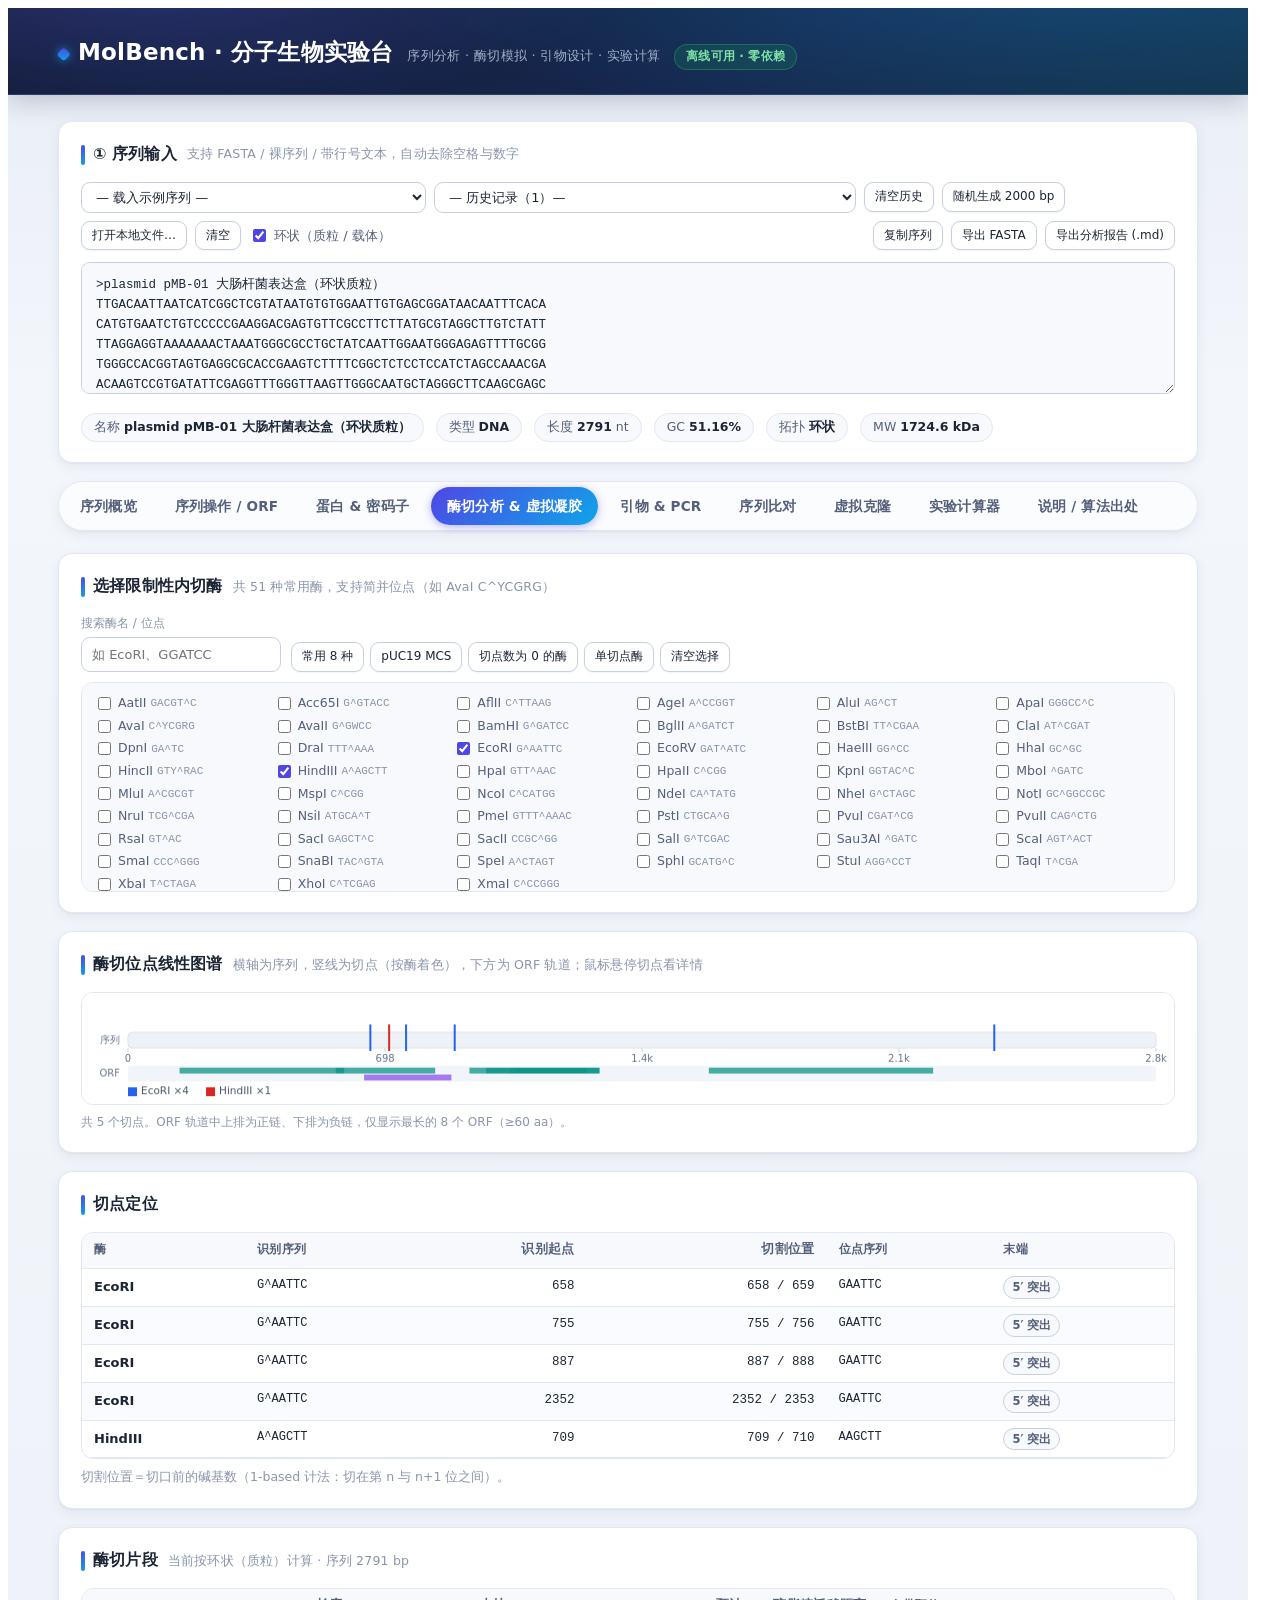
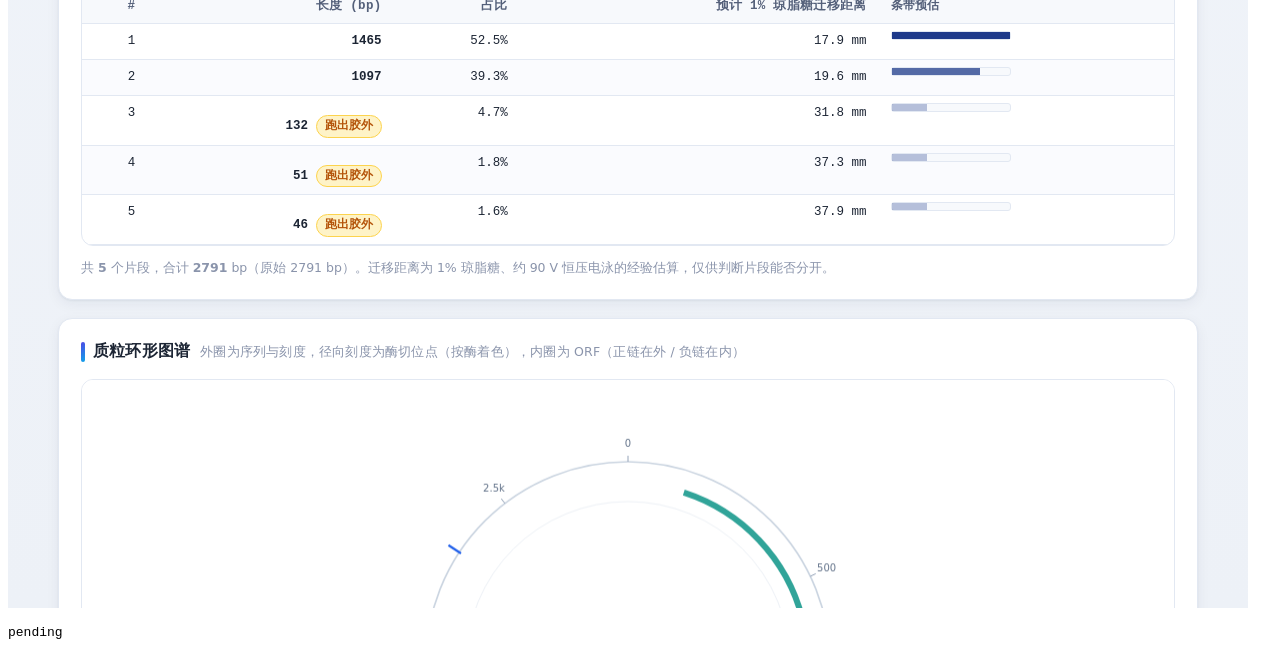
<file: tools/visual_check.html>
<!DOCTYPE html>
<html><head><meta charset="utf-8"><title>visual check</title></head>
<body>
<iframe id="f" src="../index.html#digest" style="width:1240px;height:2200px;border:0"></iframe>
<pre id="out">pending</pre>
<script>
function analyze() {
  var res = {};
  try {
    var d = document.getElementById('f').contentDocument;
    if (!d) { res.error = '无法访问 iframe 文档'; return res; }
    function px(cv) {
      var ctx = cv.getContext('2d');
      return ctx.getImageData(0, 0, cv.width, cv.height);
    }
    function stats(cv, pred, label) {
      var im = px(cv), W = cv.width, H = cv.height, n = 0;
      var rows = {};
      for (var y = 0; y < H; y++) {
        var c = 0;
        for (var x = 0; x < W; x++) {
          var i = (y * W + x) * 4;
          if (pred(im.data[i], im.data[i + 1], im.data[i + 2], im.data[i + 3])) { n++; c++; }
        }
        if (c > 0) rows[y] = c;
      }
      return { label: label, w: W, h: H, count: n, ratio: +(n / (W * H)).toFixed(4), rows: rows };
    }
    var isBand = function (r, g, b, a) { return a > 200 && b > 90 && b < 190 && r < 90 && g < 90; };
    var isBlueLine = function (r, g, b, a) { return a > 200 && b > 180 && r < 90 && g < 140; };
    var isColored = function (r, g, b, a) { return a > 200 && !(r > 245 && g > 245 && b > 245); };

    var gel = d.getElementById('gelCanvas');
    var gc = d.getElementById('gcCanvas');
    var bar = d.getElementById('barCanvas');
    var map = d.getElementById('mapCanvas');
    if (map) {
      var ms = stats(map, isColored, 'map');
      // 采样统计图谱中出现的不同颜色数（切点按酶着色，应多于一种）
      var im3 = px(map), colors = {};
      for (var q = 0; q < im3.data.length; q += 4) {
        var r3 = im3.data[q], g3 = im3.data[q + 1], b3 = im3.data[q + 2], a3 = im3.data[q + 3];
        if (a3 < 200) continue;
        if (r3 > 240 && g3 > 240 && b3 > 240) continue;
        var key = (r3 >> 5) + '-' + (g3 >> 5) + '-' + (b3 >> 5);
        colors[key] = (colors[key] || 0) + 1;
      }
      var major = Object.keys(colors).filter(function (k) { return colors[k] > 20; });
      res.map = { w: ms.w, h: ms.h, coloredPixels: ms.count, distinctColors: major.length };
      res.mapCap = d.getElementById('mapCap').textContent.slice(0, 60);
    }
    if (!gel) { res.error = '找不到 gelCanvas'; return res; }
    var gs = stats(gel, isBand, 'gel bands');
    // 把像素行压缩成连续条带区间
    var ys = Object.keys(gs.rows).map(Number).sort(function (a, b) { return a - b; });
    var groups = [];
    ys.forEach(function (y) {
      var last = groups[groups.length - 1];
      if (last && y - last.y2 <= 3) { last.y2 = y; last.sum += gs.rows[y]; }
      else groups.push({ y1: y, y2: y, sum: gs.rows[y] });
    });
    // 对最宽的一组，统计它横跨的 x 范围，用于区分「条带」与「文字」
    var widest = groups.slice().sort(function (a, b) { return b.sum - a.sum; })[0] || { y1: 0, y2: 0, sum: 0 };
    var xmin = 1e9, xmax = -1;
    var im2 = px(gel);
    for (var yy = widest.y1; yy <= widest.y2; yy++) {
      for (var xx = 0; xx < gel.width; xx++) {
        var ii = (yy * gel.width + xx) * 4;
        if (isBand(im2.data[ii], im2.data[ii + 1], im2.data[ii + 2], im2.data[ii + 3])) {
          if (xx < xmin) xmin = xx; if (xx > xmax) xmax = xx;
        }
      }
    }
    res.gel = {
      canvasW: gs.w, canvasH: gs.h, bandPixels: gs.count,
      bandGroups: groups.length,
      bandY: groups.map(function (g) { return Math.round((g.y1 + g.y2) / 2); }),
      groupDetail: groups.map(function (g) { return g.y1 + '-' + g.y2 + ':' + g.sum; }),
      widestGroup: { y: widest.y1 + '-' + widest.y2, px: widest.sum, xRange: xmin + '-' + xmax, span: xmax - xmin + 1 }
    };
    res.gc = stats(gc, isBlueLine, 'gc curve');
    res.gcPoints = Object.keys(res.gc.rows).length;
    res.barcode = stats(bar, isColored, 'barcode');
    // DOM 侧校验
    res.fragRows = d.querySelectorAll('#fragTbl tbody tr').length;
    res.siteRows = d.querySelectorAll('#siteTbl tbody tr').length;
    res.gelLaneNames = (function () {
      // 泳道名由 canvas 绘制，无法直接取；改为读片段表首列验证数据链路
      var out = [];
      d.querySelectorAll('#fragTbl tbody tr').forEach(function (tr) {
        out.push(tr.children[1] ? tr.children[1].textContent.trim() : '');
      });
      return out;
    })();
    res.enzymeChecked = d.querySelectorAll('#enzList input:checked').length;
    // 质粒环形图谱（仅环状模式显示）
    var pm = d.getElementById('plasmidCanvas');
    res.plasmid = (function () {
      var card = d.getElementById('plasmidCard');
      if (!pm || !card) return { error: '缺少图谱元素' };
      if (card.style.display === 'none') return { error: '环状模式下未显示' };
      var st = stats(pm, isColored, 'plasmid');
      var im = px(pm), colors = {};
      for (var q = 0; q < im.data.length; q += 4) {
        var r4 = im.data[q], g4 = im.data[q + 1], b4 = im.data[q + 2], a4 = im.data[q + 3];
        if (a4 < 200) continue;
        if (r4 > 240 && g4 > 240 && b4 > 240) continue;
        colors[(r4 >> 5) + '-' + (g4 >> 5) + '-' + (b4 >> 5)] = 1;
      }
      return {
        w: st.w, h: st.h, coloredPixels: st.count,
        distinctColors: Object.keys(colors).length,
        cap: (d.getElementById('plasmidCap').textContent || '').slice(0, 44)
      };
    })();

    // 清空酶选择 → 未酶切的环状质粒应出现 SC / LIN / OC 三条构象带
    res.conformation = (function () {
      var clear = d.querySelector('[data-quick="none"]');
      if (!clear) return { error: '找不到清空选择按钮' };
      clear.dispatchEvent(new d.defaultView.Event('click', { bubbles: true }));
      // 关掉条带标注：文字颜色同样满足"偏蓝"判定，会污染扫描结果
      var lbl = d.getElementById('gelLabel');
      if (lbl && lbl.checked) { lbl.checked = false; lbl.dispatchEvent(new d.defaultView.Event('change', { bubbles: true })); }
      var cv2 = d.getElementById('gelCanvas');
      var ctx2 = cv2.getContext('2d');
      var im2 = ctx2.getImageData(0, 0, cv2.width, cv2.height);
      // 直接扫描第 2 条泳道（未酶切）的像素列，统计有深色条带的行，
      // 不依赖坐标预测，也不受条带 alpha 深浅影响。
      // 第 2 条泳道（index 1）= 未酶切，须带上泳道偏移；第 1 条是 Ladder
      var padL = 52, padR = 18, gap = 8, laneN = 2, laneIdx = 1;
      var laneW = (1140 - padL - padR - gap * (laneN - 1)) / laneN;
      var laneX0 = padL + (laneW + gap) * laneIdx;
      var sx = Math.round(laneX0 / 1140 * cv2.width);
      var sw = Math.round((laneW * 0.8) / 1140 * cv2.width);
      var rows = [];
      // 只扫胶体区域（绘图逻辑坐标 34–394），排除顶部说明与底部泳道名
      var yFrom = Math.round(34 / 440 * cv2.height), yTo = Math.round(394 / 440 * cv2.height);
      for (var y = yFrom; y < yTo; y++) {
        var cnt = 0;
        for (var x = sx; x < Math.min(cv2.width, sx + sw); x++) {
          var i = (y * cv2.width + x) * 4;
          var r = im2.data[i], g = im2.data[i + 1], b = im2.data[i + 2], a = im2.data[i + 3];
          // 蓝黑色条带（白底 255/255/255、浅灰底 238/242/246 都会被排除）
          if (a > 200 && b > r && r < 200) cnt++;
        }
        if (cnt > 10) rows.push(y);
      }
      // 合并相邻行成条带组，并换算回绘图逻辑坐标（画布高 440）
      var groups = [];
      rows.forEach(function (y) {
        var last = groups[groups.length - 1];
        if (last && y - last.y2 <= 2) last.y2 = y;
        else groups.push({ y1: y, y2: y });
      });
      return {
        bandGroups: groups.length,
        bandY: groups.map(function (g) { return +((g.y1 + g.y2) / 2 / cv2.height * 440).toFixed(1); }),
        canvasH: cv2.height
      };
    })();

    // 真实浏览器下 file:// 是否可用 localStorage（历史记录功能依赖它）
    try {
      localStorage.setItem('__mb_probe__', '1');
      var okLs = localStorage.getItem('__mb_probe__') === '1';
      localStorage.removeItem('__mb_probe__');
      res.fileLocalStorage = okLs ? 'available' : 'read-write-failed';
    } catch (e) {
      res.fileLocalStorage = 'unavailable: ' + (e.name || e.message);
    }
  } catch (e) {
    res.error = String(e && e.stack || e);
  }
  return res;
}
window.addEventListener('load', function () {
  setTimeout(function () {
    document.getElementById('out').textContent = 'RESULT' + JSON.stringify(analyze()) + 'ENDRESULT';
  }, 2500);
});
</script>
</body></html>
</file>
<file: assets/style.css>
/* =============================================================
 * MolBench · style.css  (v2 美化版)
 * 设计基调：深海蓝顶栏 + 雾面浅蓝灰背景 + 悬浮卡片 + 胶囊导航
 * ============================================================= */
:root {
  --bg: #edf1f7;
  --bg-grad-a: #e8edf5;
  --bg-grad-b: #f3f6fb;
  --panel: #ffffff;
  --panel-2: #f7f9fc;
  --border: #e2e8f2;
  --border-strong: #c6d0e0;
  --text: #1c2534;
  --text-2: #54607a;
  --text-3: #8a94ab;
  --brand: #4f46e5;
  --brand-2: #0ea5e9;
  --brand-soft: #eef0fe;
  --brand-grad: linear-gradient(135deg, #4f46e5 0%, #0ea5e9 100%);
  --teal: #0d9488;
  --teal-soft: #e0f2f1;
  --amber: #b45309;
  --amber-soft: #fef3c7;
  --red: #dc2626;
  --red-soft: #fee2e2;
  --green: #15803d;
  --green-soft: #dcfce7;
  --A: #4f9d69; --C: #4c8dd9; --G: #e0a52b; --T: #d05a5a; --U: #a855f7;
  --radius: 14px;
  --radius-sm: 9px;
  --shadow: 0 1px 2px rgba(23,32,64,.05), 0 4px 14px rgba(23,32,64,.06);
  --shadow-lift: 0 4px 8px rgba(23,32,64,.06), 0 10px 28px rgba(23,32,64,.10);
  --mono: "SFMono-Regular", "JetBrains Mono", Consolas, "Liberation Mono", Menlo, monospace;
}

* { box-sizing: border-box; }
html, body { margin: 0; padding: 0; }
body {
  background: linear-gradient(180deg, var(--bg-grad-a) 0%, var(--bg-grad-b) 380px, var(--bg) 100%);
  background-attachment: fixed;
  color: var(--text);
  font-family: system-ui, -apple-system, "Segoe UI", "Microsoft YaHei", "PingFang SC", sans-serif;
  font-size: 14px;
  line-height: 1.65;
  -webkit-font-smoothing: antialiased;
}
a { color: var(--brand); }
::selection { background: rgba(79, 70, 229, .18); }

.wrap { max-width: 1180px; margin: 0 auto; padding: 0 20px 72px; }

/* ---------- Header ---------- */
header.top {
  background:
    radial-gradient(1200px 300px at 85% -60%, rgba(14, 165, 233, .28), transparent 60%),
    radial-gradient(900px 260px at 10% -40%, rgba(99, 102, 241, .30), transparent 55%),
    linear-gradient(160deg, #101a33 0%, #17264d 60%, #14324a 100%);
  border-bottom: 1px solid rgba(255, 255, 255, .08);
  margin-bottom: 26px;
  box-shadow: 0 6px 24px rgba(16, 26, 51, .22);
}
header.top .wrap { padding-top: 26px; padding-bottom: 22px; }
.brand { display: flex; align-items: baseline; gap: 14px; flex-wrap: wrap; }
.brand h1 {
  font-size: 23px; margin: 0; letter-spacing: .2px; font-weight: 700;
  color: #fff;
}
.brand h1::before {
  content: "";
  display: inline-block; width: 10px; height: 10px; border-radius: 3px;
  margin-right: 10px;
  background: var(--brand-grad);
  box-shadow: 0 0 10px rgba(14, 165, 233, .8);
  transform: rotate(45deg) translateY(-1px);
}
.brand .sub { color: rgba(214, 226, 245, .72); font-size: 13px; letter-spacing: .3px; }
.badge-offline {
  display: inline-block;
  background: rgba(34, 197, 94, .14); color: #7ee2a8;
  border: 1px solid rgba(34, 197, 94, .35); border-radius: 999px;
  padding: 2px 11px; font-size: 12px; font-weight: 600; letter-spacing: .2px;
  backdrop-filter: blur(4px);
}

/* ---------- Cards ---------- */
.card {
  background: var(--panel);
  border: 1px solid var(--border);
  border-radius: var(--radius);
  box-shadow: var(--shadow);
  padding: 20px 22px;
  margin-bottom: 18px;
  transition: box-shadow .18s ease, transform .18s ease;
}
.card:hover { box-shadow: var(--shadow-lift); }
.card > h2 {
  font-size: 15.5px; margin: 0 0 14px; font-weight: 700; letter-spacing: .2px;
  display: flex; align-items: center; gap: 10px; flex-wrap: wrap;
  padding-left: 12px; position: relative;
}
.card > h2::before {
  content: "";
  position: absolute; left: 0; top: 3px; bottom: 3px; width: 4px;
  border-radius: 2px; background: var(--brand-grad);
}
.card > h2 .hint { font-weight: 400; font-size: 12.5px; color: var(--text-3); }
.section-title {
  font-size: 12.5px; font-weight: 700; color: var(--text-2);
  margin: 18px 0 8px; letter-spacing: .6px; text-transform: uppercase;
}
.section-title:first-child { margin-top: 0; }

/* ---------- Sequence input ---------- */
.seqbar { position: relative; }
.seqtools { display: flex; gap: 8px; flex-wrap: wrap; align-items: center; margin-bottom: 12px; }
textarea#seqInput {
  width: 100%; min-height: 132px; resize: vertical;
  font-family: var(--mono); font-size: 12.5px; line-height: 1.6;
  padding: 12px 14px; border: 1px solid var(--border-strong); border-radius: var(--radius-sm);
  background: var(--panel-2); color: var(--text); outline: none;
  transition: border-color .15s, box-shadow .15s, background .15s;
}
textarea#seqInput:focus { border-color: var(--brand); background: #fff; box-shadow: 0 0 0 4px rgba(79, 70, 229, .12); }
.seqmeta { display: flex; gap: 12px; flex-wrap: wrap; margin-top: 12px; font-size: 12.5px; color: var(--text-2); align-items: center; }
.seqmeta .chip {
  background: var(--panel-2); border: 1px solid var(--border);
  border-radius: 999px; padding: 3px 12px; font-variant-numeric: tabular-nums;
}
.seqmeta .chip b { color: var(--text); font-weight: 700; }
.warn {
  background: var(--amber-soft); border: 1px solid #fcd34d; color: #92400e;
  border-radius: var(--radius-sm); padding: 9px 13px; font-size: 12.5px; margin-top: 12px; display: none;
}
.warn.show { display: block; }

/* ---------- Buttons / inputs ---------- */
button, .btn {
  font: inherit; font-size: 13px; cursor: pointer;
  background: #fff; color: var(--text);
  border: 1px solid var(--border-strong); border-radius: var(--radius-sm);
  padding: 6px 14px;
  transition: all .14s ease;
  box-shadow: 0 1px 2px rgba(23, 32, 64, .05);
}
button:hover, .btn:hover {
  background: var(--panel-2); border-color: #9aa8c2;
  transform: translateY(-1px);
  box-shadow: 0 3px 8px rgba(23, 32, 64, .10);
}
button:active { transform: translateY(0); box-shadow: 0 1px 2px rgba(23,32,64,.06); }
button.primary {
  background: var(--brand-grad); border: none; color: #fff; font-weight: 650;
  box-shadow: 0 2px 8px rgba(79, 70, 229, .35);
}
button.primary:hover {
  background: var(--brand-grad); filter: brightness(1.08);
  box-shadow: 0 5px 14px rgba(79, 70, 229, .45);
}
button.small { font-size: 12px; padding: 4px 10px; }
button.link { border: none; background: none; color: var(--brand); padding: 2px 4px; box-shadow: none; }
button.link:hover { text-decoration: underline; background: none; transform: none; box-shadow: none; }
button:disabled { opacity: .45; cursor: not-allowed; transform: none; box-shadow: none; }

input[type=text], input[type=number], select {
  font: inherit; font-size: 13px; padding: 6px 10px;
  border: 1px solid var(--border-strong); border-radius: var(--radius-sm);
  background: #fff; color: var(--text); outline: none;
  transition: border-color .15s, box-shadow .15s;
}
input:focus, select:focus { border-color: var(--brand); box-shadow: 0 0 0 4px rgba(79, 70, 229, .12); }
label { font-size: 13px; color: var(--text-2); }
label.check { display: inline-flex; align-items: center; gap: 5px; cursor: pointer; }
input[type=checkbox] { accent-color: var(--brand); cursor: pointer; }

.field { display: flex; flex-direction: column; gap: 3px; }
.field > span { font-size: 12px; color: var(--text-3); }
.grid { display: grid; gap: 14px; }
.grid-2 { grid-template-columns: repeat(2, 1fr); }
.grid-3 { grid-template-columns: repeat(3, 1fr); }
.grid-4 { grid-template-columns: repeat(4, 1fr); }
.row { display: flex; gap: 10px; align-items: flex-end; flex-wrap: wrap; }
@media (max-width: 900px) {
  .grid-2, .grid-3, .grid-4 { grid-template-columns: 1fr; }
}

/* ---------- Tabs（胶囊轨道式） ---------- */
nav.tabs {
  display: flex; gap: 6px; flex-wrap: wrap;
  background: rgba(255, 255, 255, .62);
  border: 1px solid var(--border);
  border-radius: 999px;
  padding: 5px;
  margin-bottom: 22px;
  box-shadow: var(--shadow);
  position: sticky; top: 10px; z-index: 50;
  backdrop-filter: blur(8px);
}
nav.tabs button {
  border: none; background: none; border-radius: 999px;
  padding: 8px 16px;
  color: var(--text-2); font-size: 13.5px; font-weight: 600;
  box-shadow: none; letter-spacing: .2px;
}
nav.tabs button:hover { background: rgba(79, 70, 229, .07); color: var(--text); transform: none; box-shadow: none; }
nav.tabs button.active {
  background: var(--brand-grad); color: #fff;
  box-shadow: 0 2px 8px rgba(79, 70, 229, .40);
}
.panel { display: none; }
.panel.active { display: block; animation: panelIn .22s ease; }
@keyframes panelIn {
  from { opacity: 0; transform: translateY(6px); }
  to { opacity: 1; transform: translateY(0); }
}

/* ---------- Stat tiles ---------- */
.stats { display: grid; grid-template-columns: repeat(auto-fit, minmax(150px, 1fr)); gap: 12px; }
.stat {
  background: linear-gradient(180deg, #fbfcfe 0%, var(--panel-2) 100%);
  border: 1px solid var(--border);
  border-radius: 12px; padding: 12px 14px;
  position: relative; overflow: hidden;
}
.stat::before {
  content: "";
  position: absolute; left: 0; top: 0; right: 0; height: 3px;
  background: var(--brand-grad); opacity: .75;
}
.stat .k { font-size: 11.5px; color: var(--text-3); letter-spacing: .3px; }
.stat .v { font-size: 20px; font-weight: 700; font-variant-numeric: tabular-nums; line-height: 1.4; color: var(--text); }
.stat .u { font-size: 12px; color: var(--text-3); font-weight: 400; margin-left: 3px; }

/* ---------- Tables ---------- */
.tablewrap {
  max-height: 420px; overflow: auto;
  border: 1px solid var(--border); border-radius: 12px;
  background: #fff;
}
table.tbl { width: 100%; border-collapse: collapse; font-size: 13px; }
table.tbl th, table.tbl td {
  padding: 7px 12px; text-align: left; border-bottom: 1px solid var(--border);
  vertical-align: top;
}
table.tbl th {
  font-size: 12px; color: var(--text-2); font-weight: 700;
  background: var(--panel-2);
  position: sticky; top: 0; z-index: 1;
  letter-spacing: .3px;
}
table.tbl tbody tr:nth-child(even) { background: #fafbfe; }
table.tbl tbody tr:hover { background: var(--brand-soft); }
table.tbl td.num, table.tbl th.num { text-align: right; font-variant-numeric: tabular-nums; font-family: var(--mono); font-size: 12.5px; }
.tag {
  display: inline-block; font-size: 11.5px; padding: 1px 8px; border-radius: 999px;
  border: 1px solid var(--border-strong); background: var(--panel-2); color: var(--text-2);
  font-weight: 600;
}
.tag.ok { background: var(--green-soft); border-color: #bbf7d0; color: var(--green); }
.tag.warn { background: var(--amber-soft); border-color: #fcd34d; color: var(--amber); }
.tag.bad { background: var(--red-soft); border-color: #fecaca; color: var(--red); }
.tag.brand { background: var(--brand-soft); border-color: #c7d2fe; color: var(--brand); }

/* ---------- Sequence output ---------- */
.seqout {
  font-family: var(--mono); font-size: 12px; line-height: 1.65;
  background: #fbfcfe; border: 1px solid var(--border); border-radius: 12px;
  padding: 12px 14px; white-space: pre-wrap; word-break: break-all;
  max-height: 320px; overflow: auto; margin: 0;
}
.seqout.aa { font-size: 13px; }
.aa-A { color: #15803d; } .aa-C { color: #15803d; } .aa-D { color: #b91c1c; }
.aa-E { color: #b91c1c; } .aa-F { color: #6d28d9; } .aa-G { color: #db2777; }
.aa-H { color: #2563eb; } .aa-I { color: #0f766e; } .aa-K { color: #2563eb; }
.aa-L { color: #0f766e; } .aa-M { color: #0f766e; } .aa-N { color: #a16207; }
.aa-P { color: #ea580c; } .aa-Q { color: #a16207; } .aa-R { color: #2563eb; }
.aa-S { color: #a16207; } .aa-T { color: #a16207; } .aa-V { color: #0f766e; }
.aa-W { color: #6d28d9; } .aa-Y { color: #6d28d9; } .aa-* { color: var(--red); font-weight: 700; }

/* ---------- Canvas ---------- */
canvas.plot { width: 100%; display: block; border: 1px solid var(--border); border-radius: 12px; background: #fff; }
.plotbox { background: #fff; border-radius: 12px; }
.plotcap { font-size: 12px; color: var(--text-3); margin-top: 8px; }

/* ---------- Enzyme picker ---------- */
.enzyme-picker { display: flex; gap: 12px; flex-wrap: wrap; align-items: flex-start; }
.enzyme-list {
  max-height: 210px; overflow: auto; border: 1px solid var(--border);
  border-radius: 12px; padding: 10px 12px; min-width: 250px; flex: 1 1 320px;
  display: grid; grid-template-columns: repeat(auto-fill, minmax(150px, 1fr)); gap: 2px 10px;
  background: var(--panel-2);
}
.enzyme-list label { display: flex; align-items: center; gap: 4px; font-size: 12.5px; white-space: nowrap; }
.enzyme-list .site { font-family: var(--mono); font-size: 11px; color: var(--text-3); }
.quick { display: flex; gap: 6px; flex-wrap: wrap; }

/* ---------- Misc ---------- */
.kv { display: flex; justify-content: space-between; gap: 12px; padding: 5px 0; border-bottom: 1px dashed var(--border); font-size: 13px; }
.kv:last-child { border-bottom: none; }
.kv .k { color: var(--text-2); }
.kv .v { font-weight: 650; font-variant-numeric: tabular-nums; text-align: right; }
.note { font-size: 12.5px; color: var(--text-3); margin-top: 8px; }
.result-ok { color: var(--green); font-weight: 700; }
.result-bad { color: var(--red); font-weight: 700; }
hr.sep { border: none; border-top: 1px solid var(--border); margin: 16px 0; }
.footer { text-align: center; font-size: 12px; color: var(--text-3); padding: 28px 0 0; }
code.inline { font-family: var(--mono); background: var(--panel-2); border: 1px solid var(--border); border-radius: 5px; padding: 0 5px; font-size: 12px; }
ul.tight { margin: 6px 0; padding-left: 20px; }
ul.tight li { margin: 4px 0; }
.formula {
  font-family: var(--mono); font-size: 12px; background: var(--panel-2);
  border: 1px solid var(--border); border-left: 4px solid var(--brand);
  border-radius: 8px; padding: 9px 13px; margin: 8px 0; color: var(--text-2);
}
.toast {
  position: fixed; left: 50%; bottom: 30px; transform: translateX(-50%) translateY(20px);
  background: linear-gradient(135deg, #1c2534, #2b3a55); color: #fff;
  padding: 9px 20px; border-radius: 999px;
  font-size: 13px; opacity: 0; pointer-events: none; transition: all .24s ease; z-index: 99;
  box-shadow: 0 8px 24px rgba(16, 26, 51, .35);
}
.toast.show { opacity: 1; transform: translateX(-50%) translateY(0); }
kbd {
  display: inline-block; padding: 1px 6px; margin: 0 1px;
  font-family: var(--mono); font-size: 11px; line-height: 15px;
  color: var(--text); background: #fff;
  border: 1px solid var(--border-strong); border-bottom-width: 2px;
  border-radius: 5px; box-shadow: 0 1px 2px rgba(23,32,64,.06);
}

/* ---------- Scrollbar（细美化） ---------- */
::-webkit-scrollbar { width: 9px; height: 9px; }
::-webkit-scrollbar-thumb { background: #c3cbdc; border-radius: 6px; border: 2px solid transparent; background-clip: content-box; }
::-webkit-scrollbar-thumb:hover { background: #a6b1c8; background-clip: content-box; border: 2px solid transparent; }
::-webkit-scrollbar-track { background: transparent; }
</file>
